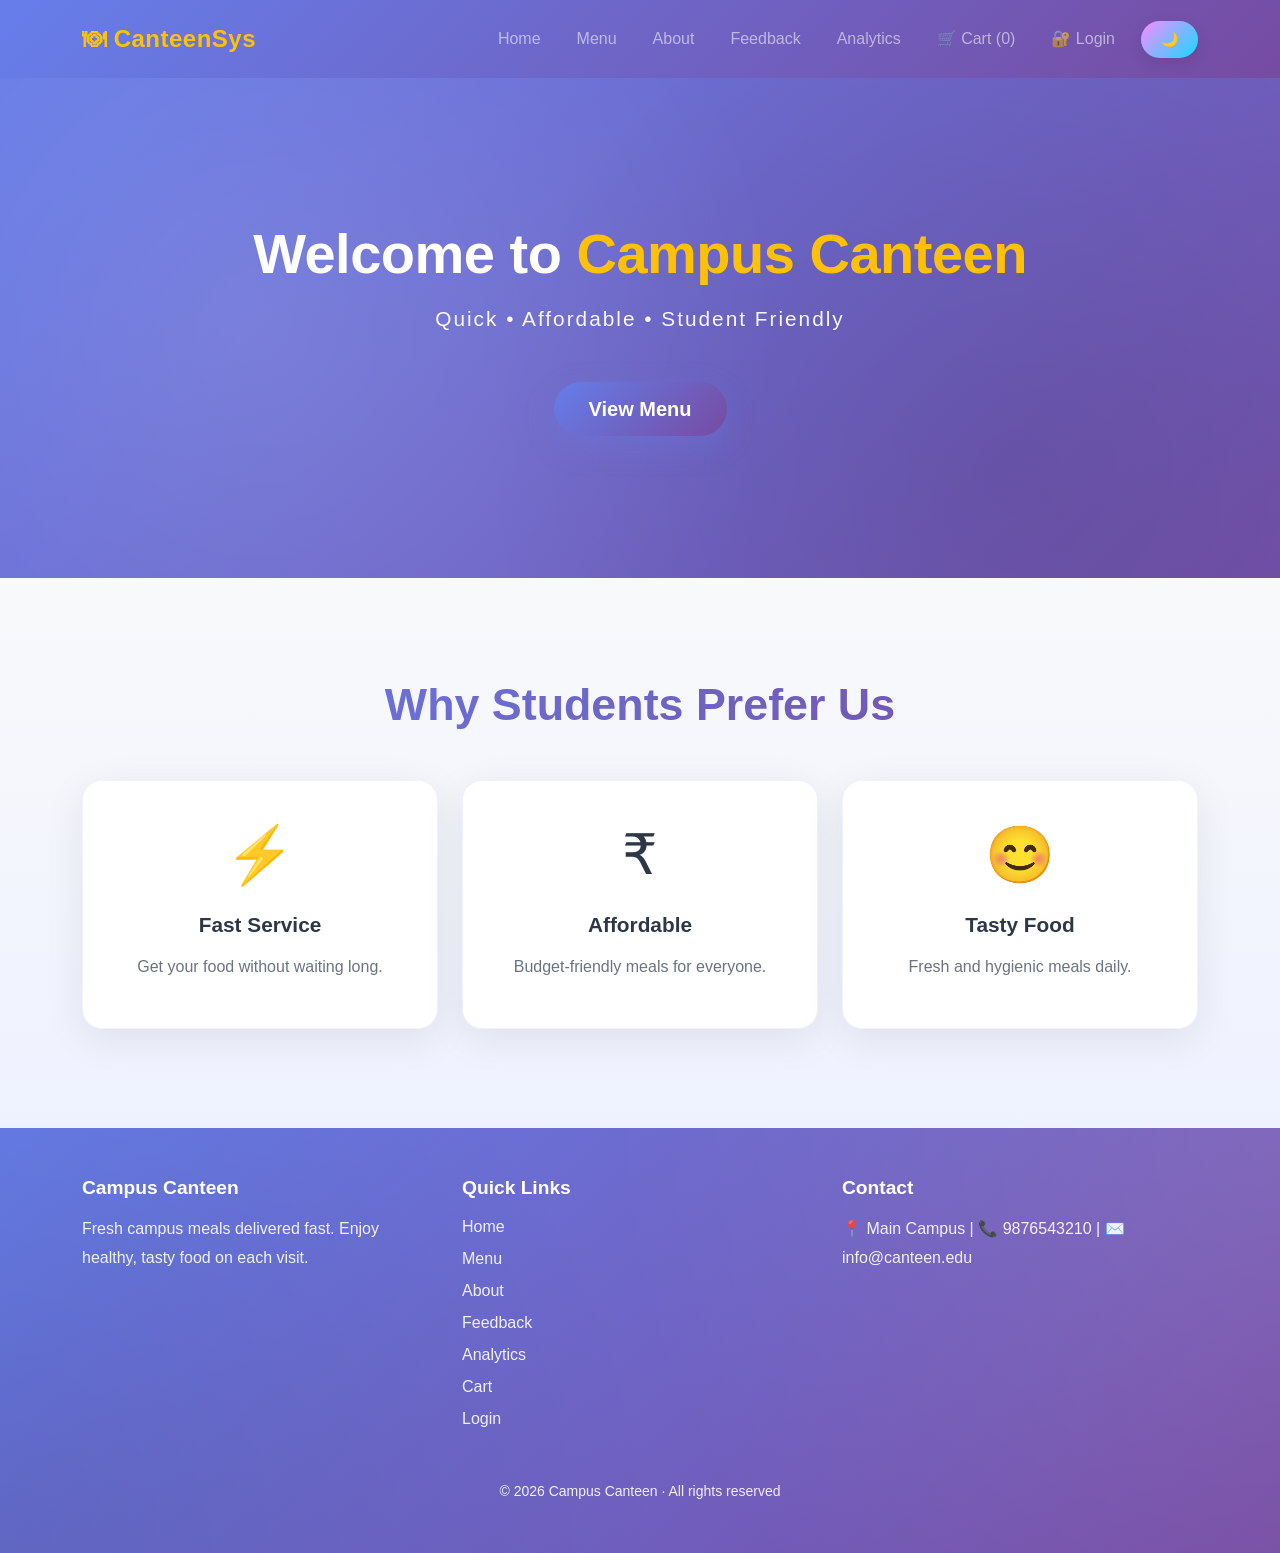
<file: index.html>
<!DOCTYPE html>
<html lang="en">
<head>
<meta charset="UTF-8">
<meta name="viewport" content="width=device-width, initial-scale=1.0">

<title>Campus Canteen</title>

<link href="https://cdn.jsdelivr.net/npm/bootstrap@5.3.0/dist/css/bootstrap.min.css" rel="stylesheet">

<link rel="icon" href="data:image/svg+xml,
<svg xmlns='http://www.w3.org/2000/svg' viewBox='0 0 100 100'>
<rect width='100' height='100' rx='18' fill='%231a1a2e'/>
<text x='50%' y='60%' font-size='58' text-anchor='middle' fill='%23f5a623'>🍱</text>
</svg>">

<!-- Keep menu.css for shared grid/cart styles if available -->
<link rel="stylesheet" href="menu.css">

</head>

<body>

<!-- NAVBAR -->
<nav class="navbar navbar-expand-lg navbar-dark bg-dark shadow">
  <div class="container">

    <!-- Logo -->
    <a class="navbar-brand fw-bold text-warning" href="index.html">
      🍽 CanteenSys
    </a>

    <!-- Mobile Toggle -->
    <button class="navbar-toggler" type="button" data-bs-toggle="collapse" data-bs-target="#navbarNav">
      <span class="navbar-toggler-icon"></span>
    </button>

    <!-- Links -->
    <div class="collapse navbar-collapse" id="navbarNav">
      <ul class="navbar-nav ms-auto align-items-center">

        <li class="nav-item">
          <a class="nav-link" href="index.html">Home</a>
        </li>

        <li class="nav-item">
          <a class="nav-link" href="menu.html">Menu</a>
        </li>

        <li class="nav-item">
          <a class="nav-link" href="about.html">About</a>
        </li>

        <li class="nav-item">
          <a class="nav-link" href="feedback.html">Feedback</a>
        </li>

        <li class="nav-item">
          <a class="nav-link" href="analytics.html">Analytics</a>
        </li>

        <li class="nav-item">
          <a class="nav-link" href="cart.html">
            🛒 Cart (<span id="cart-count">0</span>)
          </a>
        </li>

        <li class="nav-item">
          <a class="nav-link" href="auth.html">
            🔐 Login
          </a>
        </li>

        <!-- Theme Button -->
        <li class="nav-item ms-2">
          <button class="btn btn-warning btn-sm" onclick="toggleTheme()">
            🌙
          </button>
        </li>

      </ul>
    </div>

  </div>
</nav>

<!-- HERO -->
<section class="hero py-5">
  <div class="container">
    <h1 class="display-5 fw-bold">Welcome to <span class="text-warning">Campus Canteen</span></h1>
    <p class="lead mt-3">Quick • Affordable • Student Friendly</p>
    <a href="menu.html" class="btn btn-main btn-lg mt-3">View Menu</a>
  </div>
</section>

<!-- FEATURES (simple, clean) -->
<section class="features-section">
<div class="container text-center">
    <h2>Why Students Prefer Us</h2>

    <div class="row gy-4">
        <div class="col-md-4">
            <div class="feature-box">
                <div class="icon">⚡</div>
                <h5>Fast Service</h5>
                <p>Get your food without waiting long.</p>
            </div>
        </div>

        <div class="col-md-4">
            <div class="feature-box">
                <div class="icon">₹</div>
                <h5>Affordable</h5>
                <p>Budget-friendly meals for everyone.</p>
            </div>
        </div>

        <div class="col-md-4">
            <div class="feature-box">
                <div class="icon">😊</div>
                <h5>Tasty Food</h5>
                <p>Fresh and hygienic meals daily.</p>
            </div>
        </div>
    </div>
</div>
</section>

<!-- FOOTER -->
<footer class="site-footer py-5 text-white">
  <div class="container">
    <div class="row">
      <div class="col-md-4 mb-3">
        <h5>Campus Canteen</h5>
        <p>Fresh campus meals delivered fast. Enjoy healthy, tasty food on each visit.</p>
      </div>
      <div class="col-md-4 mb-3">
        <h5>Quick Links</h5>
        <ul class="list-unstyled">
          <li><a href="index.html">Home</a></li>
          <li><a href="menu.html">Menu</a></li>
          <li><a href="about.html">About</a></li>
          <li><a href="feedback.html">Feedback</a></li>
          <li><a href="analytics.html">Analytics</a></li>
          <li><a href="cart.html">Cart</a></li>
          <li><a href="auth.html">Login</a></li>
        </ul>
      </div>
      <div class="col-md-4 mb-3">
        <h5>Contact</h5>
        <p>📍 Main Campus | 📞 9876543210 | ✉️ info@canteen.edu</p>
      </div>
    </div>
    <div class="text-center mt-3">
      <small>© 2026 Campus Canteen · All rights reserved</small>
    </div>
  </div>
</footer>

<script src="https://cdn.jsdelivr.net/npm/bootstrap@5.3.3/dist/js/bootstrap.bundle.min.js"></script>
<script>
// 🔢 Update Cart Count
function updateCartCount() {
    let cartData = JSON.parse(localStorage.getItem("cart")) || [];
    document.querySelectorAll("#cart-count").forEach(el => {
        el.innerText = cartData.length;
    });
}

// 🌙 Theme Toggle + Save
function toggleTheme() {
    document.body.classList.toggle("dark");

    if (document.body.classList.contains("dark")) {
        localStorage.setItem("theme", "dark");
    } else {
        localStorage.setItem("theme", "light");
    }
}

// 🌙 Apply saved theme on load
function loadTheme() {
    let theme = localStorage.getItem("theme");

    if (theme === "dark") {
        document.body.classList.add("dark");
    }
}

// Run on load
updateCartCount();
loadTheme();
</script>

</body>
</html>
</file>
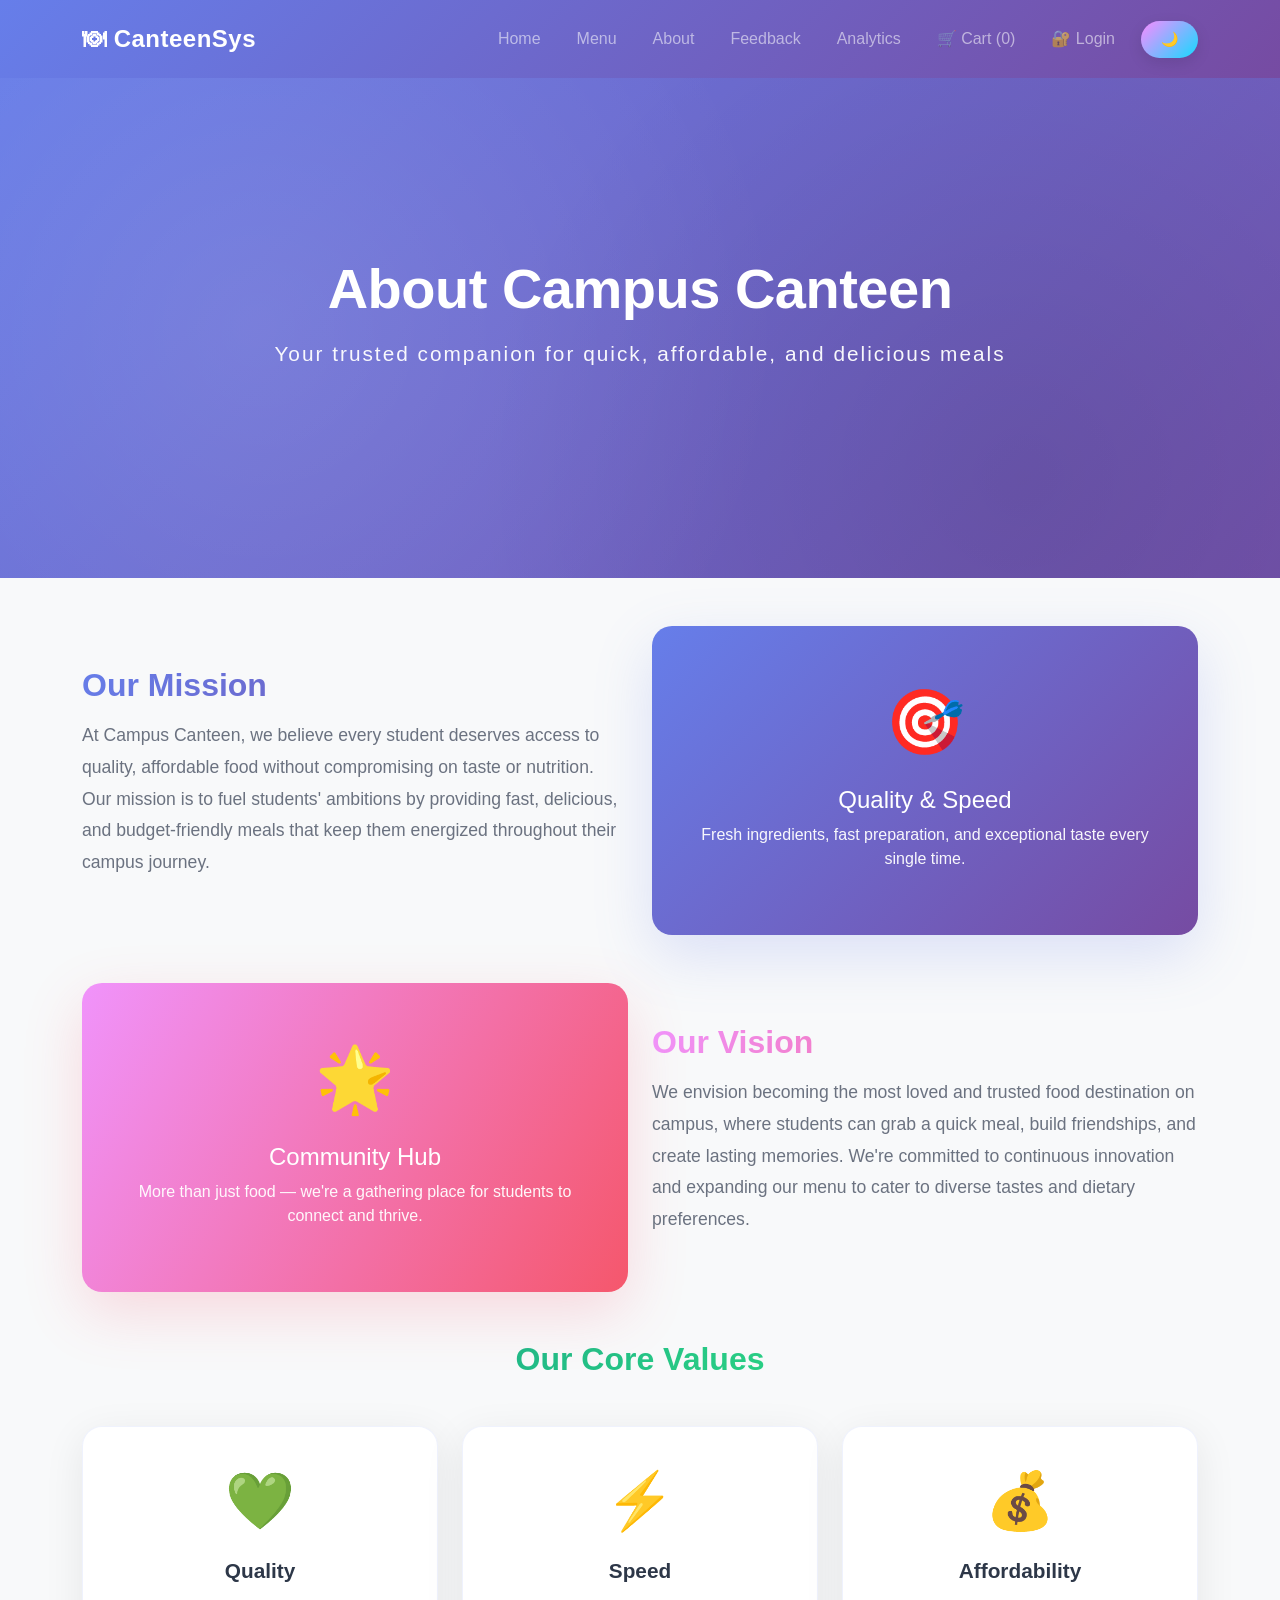
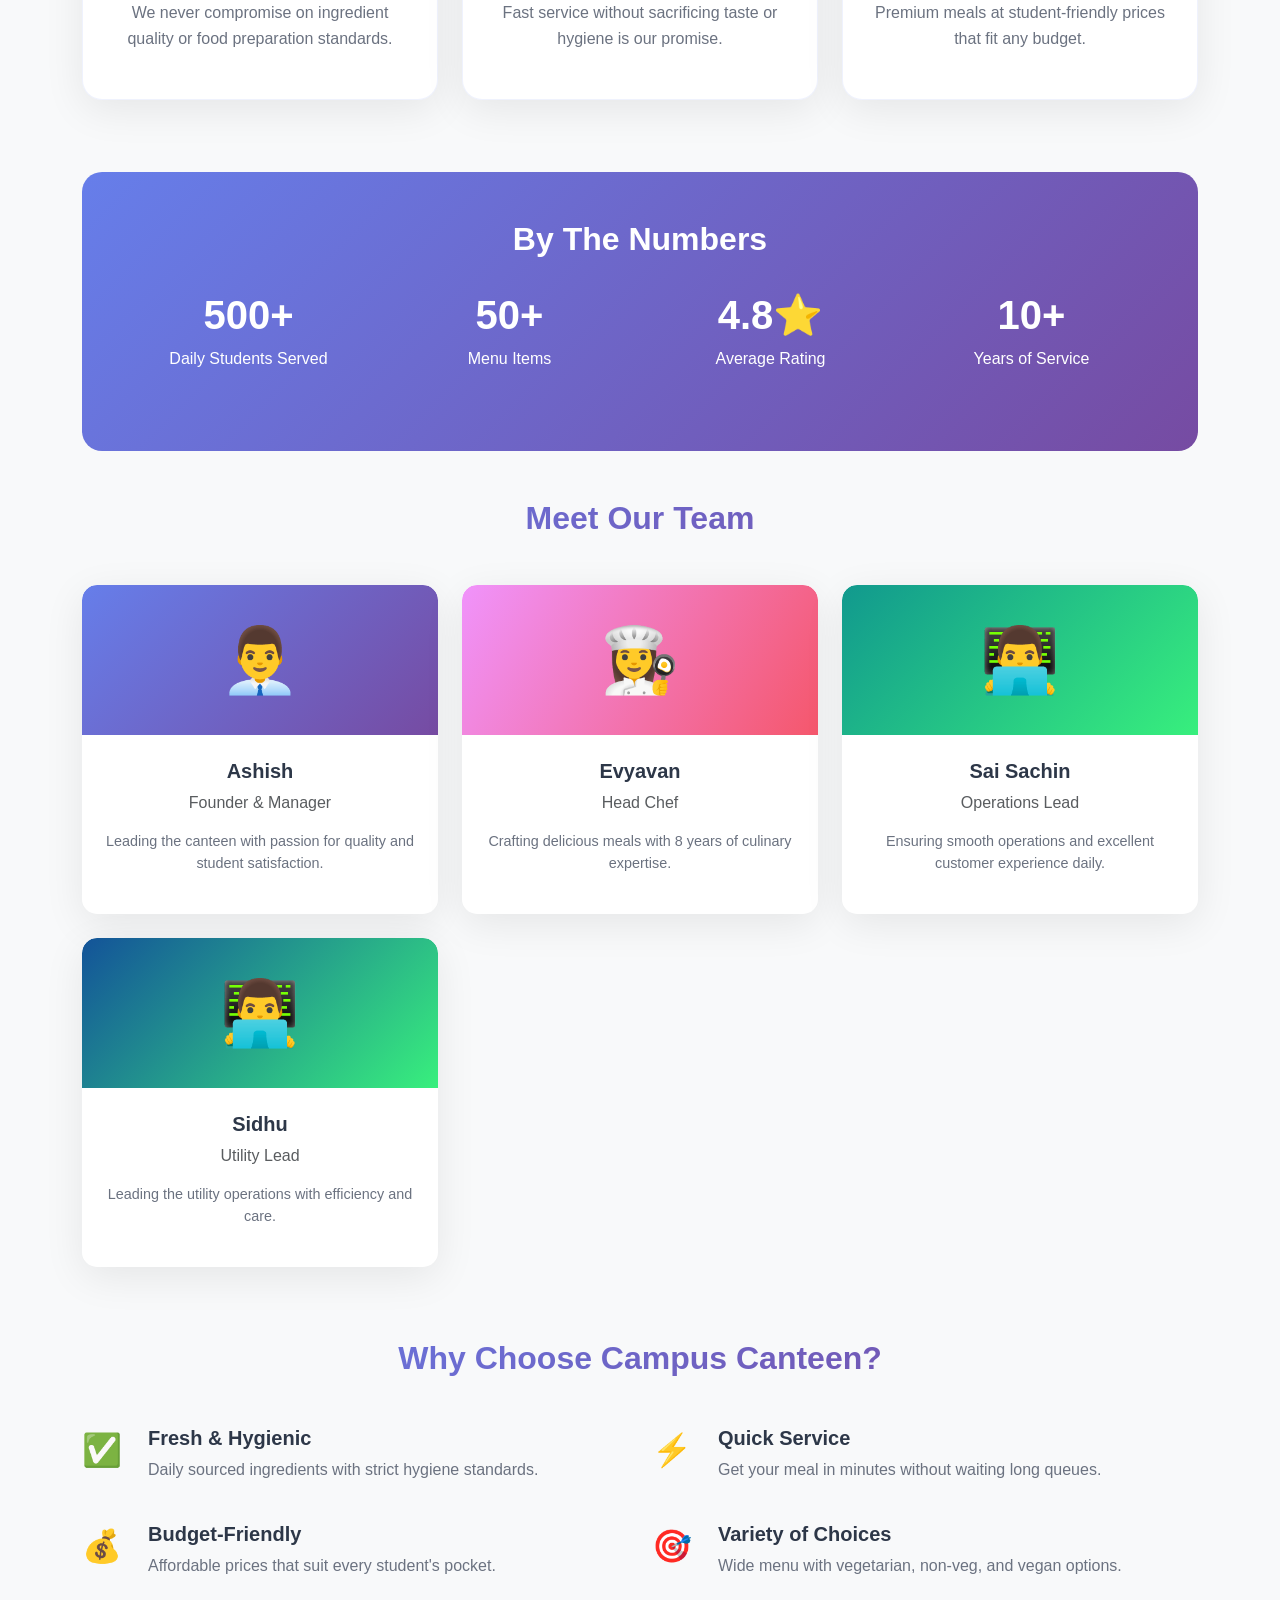
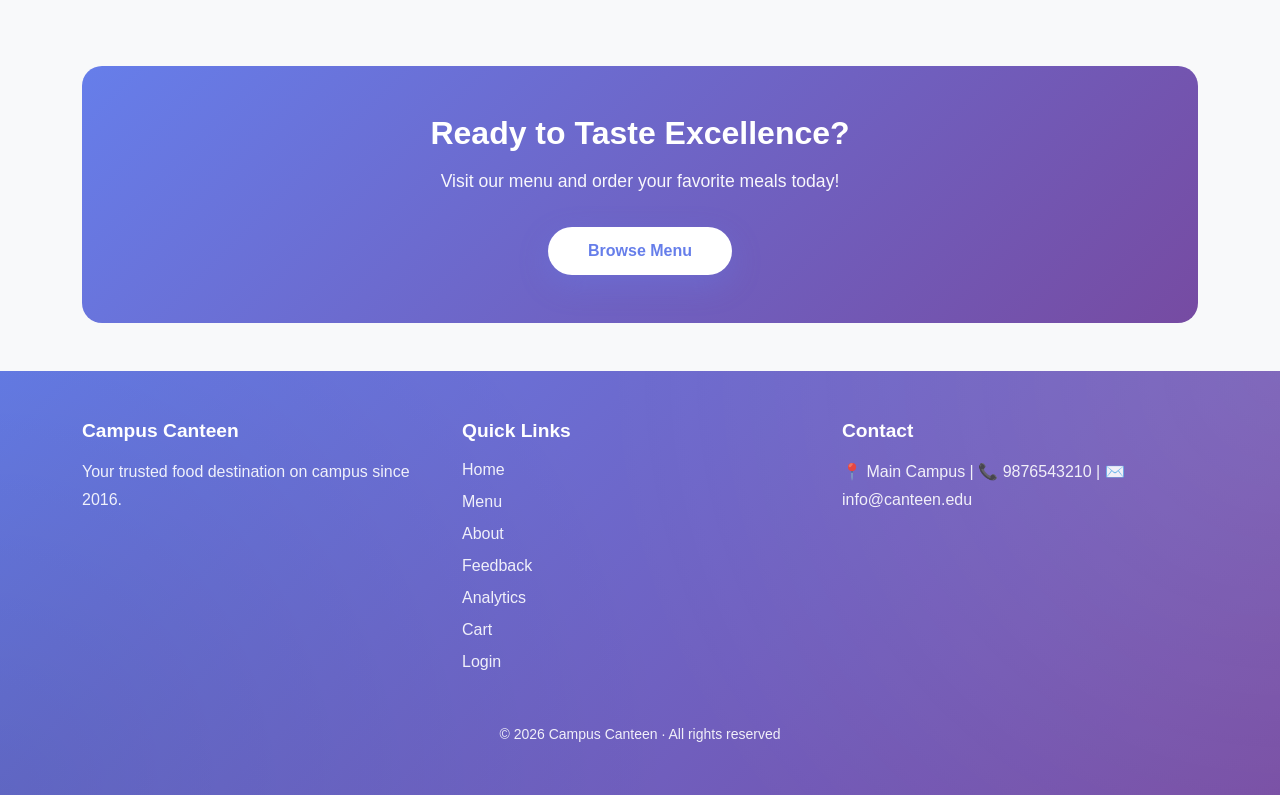
<file: about.html>
<!DOCTYPE html>
<html lang="en">
<head>
    <meta charset="UTF-8">
    <meta name="viewport" content="width=device-width, initial-scale=1.0">
    <title>About Us - Campus Canteen</title>

    <!-- Bootstrap -->
    <link href="https://cdn.jsdelivr.net/npm/bootstrap@5.3.0/dist/css/bootstrap.min.css" rel="stylesheet">

    <link rel="icon" href="data:image/svg+xml,
    <svg xmlns='http://www.w3.org/2000/svg' viewBox='0 0 100 100'>
    <rect width='100' height='100' rx='18' fill='%231a1a2e'/>
    <text x='50%' y='60%' font-size='58' text-anchor='middle' fill='%23f5a623'>🍱</text>
    </svg>">

    <link rel="stylesheet" href="menu.css">
</head>

<body>
    <!-- NAVBAR -->
    <nav class="navbar navbar-expand-lg navbar-dark shadow-lg">
        <div class="container">

            <!-- Logo -->
            <a class="navbar-brand fw-bold text-white" href="index.html">
                🍽 CanteenSys
            </a>

            <!-- Mobile Toggle -->
            <button class="navbar-toggler" type="button" data-bs-toggle="collapse" data-bs-target="#navbarNav">
                <span class="navbar-toggler-icon"></span>
            </button>

            <!-- Links -->
            <div class="collapse navbar-collapse" id="navbarNav">
                <ul class="navbar-nav ms-auto align-items-center">

                    <li class="nav-item">
                    <a class="nav-link" href="index.html">Home</a>
                    </li>

                    <li class="nav-item">
                    <a class="nav-link" href="menu.html">Menu</a>
                    </li>

                    <li class="nav-item">
                    <a class="nav-link" href="about.html">About</a>
                    </li>

                    <li class="nav-item">
                    <a class="nav-link" href="feedback.html">Feedback</a>
                    </li>

                    <li class="nav-item">
                    <a class="nav-link" href="analytics.html">Analytics</a>
                    </li>

                    <li class="nav-item">
                    <a class="nav-link" href="cart.html">
                    🛒 Cart (<span id="cart-count">0</span>)
                    </a>
                    </li>

                    <li class="nav-item">
                    <a class="nav-link" href="auth.html">
                    🔐 Login
                    </a>
                    </li>

                    <!-- Theme Button -->
                    <li class="nav-item ms-2">
                    <button class="btn btn-warning btn-sm" onclick="toggleTheme()">
                     🌙
                    </button>
                    </li>

                </ul>
            </div>

        </div>
    </nav>

    <!-- HERO SECTION -->
    <section class="hero py-5">
        <div class="container">
            <h1 class="display-4 fw-bold">About Campus Canteen</h1>
            <p class="lead mt-3">Your trusted companion for quick, affordable, and delicious meals</p>
        </div>
    </section>

    <!-- MAIN CONTENT -->
    <div class="container mt-5 mb-5">

        <!-- Mission Section -->
        <section class="mb-5">
            <div class="row align-items-center">
                <div class="col-md-6 mb-4 mb-md-0">
                    <h2 style="background: linear-gradient(135deg, #667eea 0%, #764ba2 100%); -webkit-background-clip: text; -webkit-text-fill-color: transparent; background-clip: text; font-weight: 700;">Our Mission</h2>
                    <p style="font-size: 1.1rem; line-height: 1.8; color: #6b7280; margin-top: 1rem;">
                        At Campus Canteen, we believe every student deserves access to quality, affordable food without compromising on taste or nutrition. Our mission is to fuel students' ambitions by providing fast, delicious, and budget-friendly meals that keep them energized throughout their campus journey.
                    </p>
                </div>
                <div class="col-md-6">
                    <div style="background: linear-gradient(135deg, #667eea 0%, #764ba2 100%); border-radius: 20px; padding: 3rem; color: white; text-align: center; box-shadow: 0 20px 60px rgba(102, 126, 234, 0.2);">
                        <div style="font-size: 4rem; margin-bottom: 1rem;">🎯</div>
                        <h4>Quality & Speed</h4>
                        <p style="opacity: 0.95;">Fresh ingredients, fast preparation, and exceptional taste every single time.</p>
                    </div>
                </div>
            </div>
        </section>

        <!-- Vision Section -->
        <section class="mb-5">
            <div class="row align-items-center flex-row-reverse">
                <div class="col-md-6 mb-4 mb-md-0">
                    <h2 style="background: linear-gradient(120deg, #f093fb 0%, #f5576c 100%); -webkit-background-clip: text; -webkit-text-fill-color: transparent; background-clip: text; font-weight: 700;">Our Vision</h2>
                    <p style="font-size: 1.1rem; line-height: 1.8; color: #6b7280; margin-top: 1rem;">
                        We envision becoming the most loved and trusted food destination on campus, where students can grab a quick meal, build friendships, and create lasting memories. We're committed to continuous innovation and expanding our menu to cater to diverse tastes and dietary preferences.
                    </p>
                </div>
                <div class="col-md-6">
                    <div style="background: linear-gradient(120deg, #f093fb 0%, #f5576c 100%); border-radius: 20px; padding: 3rem; color: white; text-align: center; box-shadow: 0 20px 60px rgba(245, 87, 108, 0.2);">
                        <div style="font-size: 4rem; margin-bottom: 1rem;">🌟</div>
                        <h4>Community Hub</h4>
                        <p style="opacity: 0.95;">More than just food — we're a gathering place for students to connect and thrive.</p>
                    </div>
                </div>
            </div>
        </section>

        <!-- Values Section -->
        <section class="mb-5">
            <h2 style="text-align: center; background: linear-gradient(135deg, #11998e 0%, #38ef7d 100%); -webkit-background-clip: text; -webkit-text-fill-color: transparent; background-clip: text; font-weight: 700; margin-bottom: 3rem;">Our Core Values</h2>
            <div class="row">
                <div class="col-md-4 mb-4">
                    <div class="feature-box">
                        <div class="icon">💚</div>
                        <h5>Quality</h5>
                        <p>We never compromise on ingredient quality or food preparation standards.</p>
                    </div>
                </div>
                <div class="col-md-4 mb-4">
                    <div class="feature-box">
                        <div class="icon">⚡</div>
                        <h5>Speed</h5>
                        <p>Fast service without sacrificing taste or hygiene is our promise.</p>
                    </div>
                </div>
                <div class="col-md-4 mb-4">
                    <div class="feature-box">
                        <div class="icon">💰</div>
                        <h5>Affordability</h5>
                        <p>Premium meals at student-friendly prices that fit any budget.</p>
                    </div>
                </div>
            </div>
        </section>

        <!-- Stats Section -->
        <section class="mb-5" style="background: linear-gradient(135deg, #667eea 0%, #764ba2 100%); border-radius: 20px; padding: 3rem; color: white; text-align: center;">
            <h2 style="color: white; font-weight: 700; margin-bottom: 2rem;">By The Numbers</h2>
            <div class="row">
                <div class="col-md-3 col-sm-6 mb-3">
                    <h3 style="font-size: 2.5rem; font-weight: 700;">500+</h3>
                    <p>Daily Students Served</p>
                </div>
                <div class="col-md-3 col-sm-6 mb-3">
                    <h3 style="font-size: 2.5rem; font-weight: 700;">50+</h3>
                    <p>Menu Items</p>
                </div>
                <div class="col-md-3 col-sm-6 mb-3">
                    <h3 style="font-size: 2.5rem; font-weight: 700;">4.8⭐</h3>
                    <p>Average Rating</p>
                </div>
                <div class="col-md-3 col-sm-6 mb-3">
                    <h3 style="font-size: 2.5rem; font-weight: 700;">10+</h3>
                    <p>Years of Service</p>
                </div>
            </div>
        </section>

        <!-- Team Section -->
        <section class="mb-5">
            <h2 style="text-align: center; background: linear-gradient(135deg, #667eea 0%, #764ba2 100%); -webkit-background-clip: text; -webkit-text-fill-color: transparent; background-clip: text; font-weight: 700; margin-bottom: 3rem;">Meet Our Team</h2>
            <div class="row">
                <div class="col-md-4 mb-4">
                    <div class="card" style="border: none; text-align: center;">
                        <div style="background: linear-gradient(135deg, #667eea 0%, #764ba2 100%); height: 150px; border-radius: 15px 15px 0 0; display: flex; align-items: center; justify-content: center; font-size: 4rem;">👨‍💼</div>
                        <div class="card-body">
                            <h5 class="card-title">Ashish</h5>
                            <p class="text-muted">Founder & Manager</p>
                            <p style="font-size: 0.9rem; color: #6b7280;">Leading the canteen with passion for quality and student satisfaction.</p>
                        </div>
                    </div>
                </div>
                <div class="col-md-4 mb-4">
                    <div class="card" style="border: none; text-align: center;">
                        <div style="background: linear-gradient(120deg, #f093fb 0%, #f5576c 100%); height: 150px; border-radius: 15px 15px 0 0; display: flex; align-items: center; justify-content: center; font-size: 4rem;">👩‍🍳</div>
                        <div class="card-body">
                            <h5 class="card-title">Evyavan</h5>
                            <p class="text-muted">Head Chef</p>
                            <p style="font-size: 0.9rem; color: #6b7280;">Crafting delicious meals with 8 years of culinary expertise.</p>
                        </div>
                    </div>
                </div>
                <div class="col-md-4 mb-4">
                    <div class="card" style="border: none; text-align: center;">
                        <div style="background: linear-gradient(135deg, #11998e 0%, #38ef7d 100%); height: 150px; border-radius: 15px 15px 0 0; display: flex; align-items: center; justify-content: center; font-size: 4rem;">👨‍💻</div>
                        <div class="card-body">
                            <h5 class="card-title">Sai Sachin</h5>
                            <p class="text-muted">Operations Lead</p>
                            <p style="font-size: 0.9rem; color: #6b7280;">Ensuring smooth operations and excellent customer experience daily.</p>
                        </div>
                    </div>
                </div>
                <div class="col-md-4 mb-4">
                    <div class="card" style="border: none; text-align: center;">
                        <div style="background: linear-gradient(135deg, #135399 0%, #38ef7d 100%); height: 150px; border-radius: 15px 15px 0 0; display: flex; align-items: center; justify-content: center; font-size: 4rem;">👨‍💻</div>
                        <div class="card-body">
                            <h5 class="card-title">Sidhu</h5>
                            <p class="text-muted">Utility Lead</p>
                            <p style="font-size: 0.9rem; color: #6b7280;">Leading the utility operations with efficiency and care.</p>
                        </div>
                    </div>
                </div>
            </div>
        </section>

        <!-- Why Choose Us -->
        <section class="mb-5">
            <h2 style="text-align: center; background: linear-gradient(135deg, #667eea 0%, #764ba2 100%); -webkit-background-clip: text; -webkit-text-fill-color: transparent; background-clip: text; font-weight: 700; margin-bottom: 3rem;">Why Choose Campus Canteen?</h2>
            <div class="row">
                <div class="col-md-6 mb-4">
                    <div style="display: flex; gap: 1rem; align-items: flex-start;">
                        <div style="font-size: 2rem; min-width: 50px;">✅</div>
                        <div>
                            <h5 style="font-weight: 600;">Fresh & Hygienic</h5>
                            <p style="color: #6b7280;">Daily sourced ingredients with strict hygiene standards.</p>
                        </div>
                    </div>
                </div>
                <div class="col-md-6 mb-4">
                    <div style="display: flex; gap: 1rem; align-items: flex-start;">
                        <div style="font-size: 2rem; min-width: 50px;">⚡</div>
                        <div>
                            <h5 style="font-weight: 600;">Quick Service</h5>
                            <p style="color: #6b7280;">Get your meal in minutes without waiting long queues.</p>
                        </div>
                    </div>
                </div>
                <div class="col-md-6 mb-4">
                    <div style="display: flex; gap: 1rem; align-items: flex-start;">
                        <div style="font-size: 2rem; min-width: 50px;">💰</div>
                        <div>
                            <h5 style="font-weight: 600;">Budget-Friendly</h5>
                            <p style="color: #6b7280;">Affordable prices that suit every student's pocket.</p>
                        </div>
                    </div>
                </div>
                <div class="col-md-6 mb-4">
                    <div style="display: flex; gap: 1rem; align-items: flex-start;">
                        <div style="font-size: 2rem; min-width: 50px;">🎯</div>
                        <div>
                            <h5 style="font-weight: 600;">Variety of Choices</h5>
                            <p style="color: #6b7280;">Wide menu with vegetarian, non-veg, and vegan options.</p>
                        </div>
                    </div>
                </div>
            </div>
        </section>

        <!-- CTA Section -->
        <section style="background: linear-gradient(135deg, #667eea 0%, #764ba2 100%); border-radius: 20px; padding: 3rem; text-align: center; color: white; margin-bottom: 3rem;">
            <h2 style="color: white; font-weight: 700; margin-bottom: 1rem;">Ready to Taste Excellence?</h2>
            <p style="font-size: 1.1rem; opacity: 0.95; margin-bottom: 2rem;">Visit our menu and order your favorite meals today!</p>
            <a href="menu.html" class="btn btn-main" style="background: white; color: #667eea; font-weight: 600; padding: 12px 40px;">Browse Menu</a>
        </section>

    </div>

    <!-- FOOTER -->
    <footer class="site-footer py-5 text-white">
        <div class="container">
            <div class="row">
                <div class="col-md-4 mb-3">
                    <h5>Campus Canteen</h5>
                    <p>Your trusted food destination on campus since 2016.</p>
                </div>
                <div class="col-md-4 mb-3">
                    <h5>Quick Links</h5>
                    <ul class="list-unstyled">
                        <li><a href="index.html">Home</a></li>
                        <li><a href="menu.html">Menu</a></li>
                        <li><a href="about.html">About</a></li>
                        <li><a href="feedback.html">Feedback</a></li>
                        <li><a href="analytics.html">Analytics</a></li>
                        <li><a href="cart.html">Cart</a></li>
          <li><a href="auth.html">Login</a></li>
                    </ul>
                </div>
                <div class="col-md-4 mb-3">
                    <h5>Contact</h5>
                    <p>📍 Main Campus | 📞 9876543210 | ✉️ info@canteen.edu</p>
                </div>
            </div>
            <div class="text-center mt-3">
                <small>© 2026 Campus Canteen · All rights reserved</small>
            </div>
        </div>
    </footer>

    <script src="https://cdn.jsdelivr.net/npm/bootstrap@5.3.0/dist/js/bootstrap.bundle.min.js"></script>
    <script>
        // 🔢 Update Cart Count
        function updateCartCount() {
            let cartData = JSON.parse(localStorage.getItem("cart")) || [];
            document.querySelectorAll("#cart-count").forEach(el => {
                el.innerText = cartData.length;
            });
        }

        // 🌙 Theme Toggle + Save
        function toggleTheme() {
            document.body.classList.toggle("dark");

            if (document.body.classList.contains("dark")) {
                localStorage.setItem("theme", "dark");
            } else {
                localStorage.setItem("theme", "light");
            }
        }

        // 🌙 Apply saved theme on load
        function loadTheme() {
            let theme = localStorage.getItem("theme");

            if (theme === "dark") {
                document.body.classList.add("dark");
            }
        }

        // Run on load
        updateCartCount();
        loadTheme();
    </script>
</body>
</html>
</file>
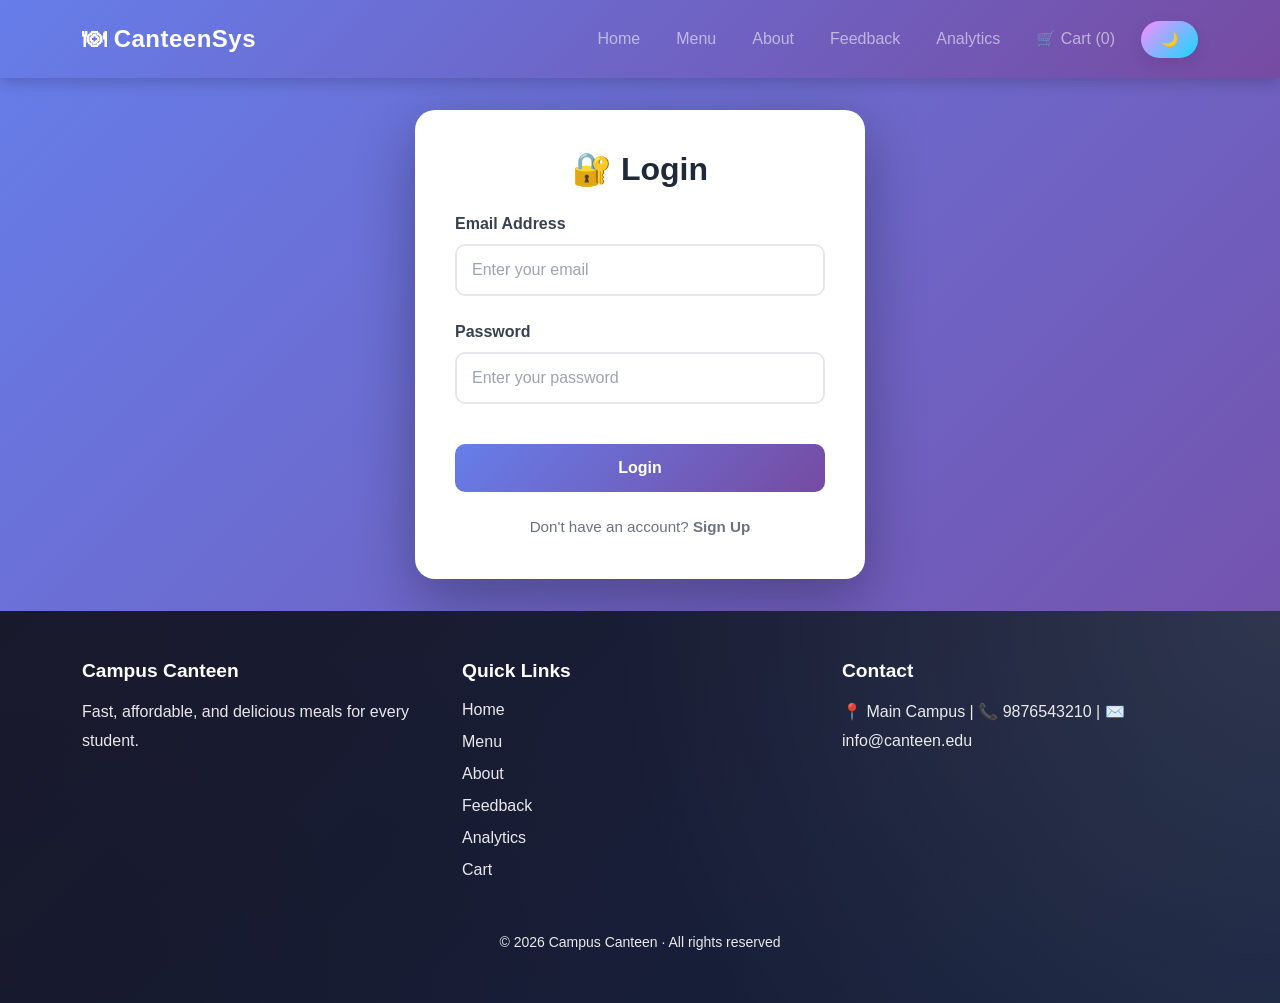
<file: auth.html>
<!DOCTYPE html>
<html lang="en">
<head>
    <meta charset="UTF-8">
    <meta name="viewport" content="width=device-width, initial-scale=1.0">
    <title>Login | Campus Canteen</title>

    <!-- Bootstrap -->
    <link href="https://cdn.jsdelivr.net/npm/bootstrap@5.3.0/dist/css/bootstrap.min.css" rel="stylesheet">

    <link rel="icon" href="data:image/svg+xml,
    <svg xmlns='http://www.w3.org/2000/svg' viewBox='0 0 100 100'>
    <rect width='100' height='100' rx='18' fill='%231a1a2e'/>
    <text x='50%' y='60%' font-size='58' text-anchor='middle' fill='%23f5a623'>🍱</text>
    </svg>">

    <link rel="stylesheet" href="menu.css">

    <style>
        body {
            background: linear-gradient(135deg, #667eea 0%, #764ba2 100%);
            min-height: 100vh;
            display: flex;
            flex-direction: column;
        }

        .auth-container {
            flex: 1;
            display: flex;
            align-items: center;
            justify-content: center;
            padding: 2rem;
        }

        .auth-card {
            background: white;
            border-radius: 20px;
            box-shadow: 0 20px 60px rgba(0, 0, 0, 0.3);
            padding: 2.5rem;
            max-width: 450px;
            width: 100%;
            animation: slideUp 0.5s ease-out;
        }

        .auth-card h2 {
            font-weight: 700;
            color: #1f2937;
            margin-bottom: 1.5rem;
            text-align: center;
            font-size: clamp(1.5rem, 5vw, 2rem);
        }

        .form-group {
            margin-bottom: 1.5rem;
        }

        .form-group label {
            font-weight: 600;
            color: #374151;
            margin-bottom: 0.5rem;
            display: block;
        }

        .form-group input {
            width: 100%;
            padding: 12px 15px;
            border: 2px solid #e5e7eb;
            border-radius: 10px;
            font-size: 1rem;
            transition: all 0.3s ease;
            box-sizing: border-box;
        }

        .form-group input:focus {
            outline: none;
            border-color: #667eea;
            box-shadow: 0 0 0 3px rgba(102, 126, 234, 0.1);
        }

        .form-group input::placeholder {
            color: #9ca3af;
        }

        .btn-auth {
            width: 100%;
            padding: 12px;
            border: none;
            border-radius: 10px;
            font-weight: 700;
            font-size: 1rem;
            cursor: pointer;
            transition: all 0.3s ease;
            background: linear-gradient(135deg, #667eea 0%, #764ba2 100%);
            color: white;
            margin-top: 1rem;
        }

        .btn-auth:hover {
            transform: translateY(-2px);
            box-shadow: 0 10px 25px rgba(102, 126, 234, 0.3);
        }

        .toggle-auth {
            text-align: center;
            margin-top: 1.5rem;
            color: #6b7280;
            font-size: 0.95rem;
        }

        .toggle-auth a {
            color: #667eea;
            text-decoration: none;
            font-weight: 600;
            cursor: pointer;
        }

        .toggle-auth a:hover {
            text-decoration: underline;
        }

        .form-section {
            display: none;
        }

        .form-section.active {
            display: block;
            animation: fadeIn 0.4s ease-out;
        }

        @keyframes slideUp {
            from {
                transform: translateY(30px);
                opacity: 0;
            }
            to {
                transform: translateY(0);
                opacity: 1;
            }
        }

        @keyframes fadeIn {
            from {
                opacity: 0;
            }
            to {
                opacity: 1;
            }
        }

        .error-message {
            color: #ef4444;
            font-size: 0.9rem;
            margin-top: 0.5rem;
            display: none;
        }

        .success-message {
            background: #d1fae5;
            color: #065f46;
            padding: 1rem;
            border-radius: 10px;
            margin-bottom: 1.5rem;
            text-align: center;
            display: none;
            animation: slideUp 0.4s ease-out;
        }

        .navbar {
            background: linear-gradient(135deg, #667eea 0%, #764ba2 100%) !important;
            box-shadow: 0 4px 15px rgba(0, 0, 0, 0.2) !important;
        }

        .site-footer {
            background: linear-gradient(135deg, #1a1a2e 0%, #16213e 100%);
            margin-top: auto;
        }

        .dark .auth-card {
            background: #1f2937;
            color: white;
        }

        .dark .auth-card h2 {
            color: white;
        }

        .dark .form-group label {
            color: #e5e7eb;
        }

        .dark .form-group input {
            background: #374151;
            border-color: #4b5563;
            color: white;
        }

        .dark .form-group input::placeholder {
            color: #9ca3af;
        }

        .dark .form-group input:focus {
            border-color: #667eea;
        }

        .dark .toggle-auth {
            color: #d1d5db;
        }

        @media (max-width: 576px) {
            .auth-card {
                padding: 1.5rem;
            }

            .auth-card h2 {
                margin-bottom: 1rem;
            }

            .form-group {
                margin-bottom: 1rem;
            }
        }
    </style>
</head>

<body>

    <!-- NAVBAR -->
    <nav class="navbar navbar-expand-lg navbar-dark shadow-lg">
        <div class="container">
            <a class="navbar-brand fw-bold text-white" href="index.html">
                🍽 CanteenSys
            </a>
            <button class="navbar-toggler" type="button" data-bs-toggle="collapse" data-bs-target="#navbarNav">
                <span class="navbar-toggler-icon"></span>
            </button>
            <div class="collapse navbar-collapse" id="navbarNav">
                <ul class="navbar-nav ms-auto align-items-center">
                    <li class="nav-item">
                        <a class="nav-link" href="index.html">Home</a>
                    </li>
                    <li class="nav-item">
                        <a class="nav-link" href="menu.html">Menu</a>
                    </li>
                    <li class="nav-item">
                        <a class="nav-link" href="about.html">About</a>
                    </li>
                    <li class="nav-item">
                        <a class="nav-link" href="feedback.html">Feedback</a>
                    </li>
                    <li class="nav-item">
                        <a class="nav-link" href="analytics.html">Analytics</a>
                    </li>
                    <li class="nav-item">
                        <a class="nav-link" href="cart.html">
                            🛒 Cart (<span id="cart-count">0</span>)
                        </a>
                    </li>
                    <li class="nav-item ms-2">
                        <button class="btn btn-warning btn-sm" onclick="toggleTheme()">
                            🌙
                        </button>
                    </li>
                </ul>
            </div>
        </div>
    </nav>

    <!-- AUTH CONTAINER -->
    <div class="auth-container">
        <div class="auth-card">
            <!-- SUCCESS MESSAGE -->
            <div class="success-message" id="successMessage">
                ✓ Account created successfully! You can now login.
            </div>

            <!-- LOGIN FORM -->
            <form id="loginForm" class="form-section active">
                <h2>🔐 Login</h2>
                
                <div class="form-group">
                    <label for="loginEmail">Email Address</label>
                    <input type="email" id="loginEmail" placeholder="Enter your email" required>
                    <div class="error-message" id="loginEmailError"></div>
                </div>

                <div class="form-group">
                    <label for="loginPassword">Password</label>
                    <input type="password" id="loginPassword" placeholder="Enter your password" required>
                    <div class="error-message" id="loginPasswordError"></div>
                </div>

                <button type="button" class="btn-auth" onclick="handleLogin()">Login</button>

                <div class="toggle-auth">
                    Don't have an account? <a onclick="toggleForm()">Sign Up</a>
                </div>
            </form>

            <!-- SIGNUP FORM -->
            <form id="signupForm" class="form-section">
                <h2>📝 Sign Up</h2>

                <div class="form-group">
                    <label for="signupName">Full Name</label>
                    <input type="text" id="signupName" placeholder="Enter your full name" required>
                    <div class="error-message" id="signupNameError"></div>
                </div>

                <div class="form-group">
                    <label for="signupEmail">Email Address</label>
                    <input type="email" id="signupEmail" placeholder="Enter your email" required>
                    <div class="error-message" id="signupEmailError"></div>
                </div>

                <div class="form-group">
                    <label for="signupPhone">Phone Number</label>
                    <input type="tel" id="signupPhone" placeholder="Enter your phone number" required>
                    <div class="error-message" id="signupPhoneError"></div>
                </div>

                <div class="form-group">
                    <label for="signupPassword">Password</label>
                    <input type="password" id="signupPassword" placeholder="Create a strong password" required>
                    <div class="error-message" id="signupPasswordError"></div>
                </div>

                <div class="form-group">
                    <label for="signupConfirmPassword">Confirm Password</label>
                    <input type="password" id="signupConfirmPassword" placeholder="Re-enter your password" required>
                    <div class="error-message" id="signupConfirmPasswordError"></div>
                </div>

                <button type="button" class="btn-auth" onclick="handleSignup()">Sign Up</button>

                <div class="toggle-auth">
                    Already have an account? <a onclick="toggleForm()">Login</a>
                </div>
            </form>
        </div>
    </div>

    <!-- FOOTER -->
    <footer class="site-footer py-5 text-white">
        <div class="container">
            <div class="row">
                <div class="col-md-4 mb-3">
                    <h5>Campus Canteen</h5>
                    <p>Fast, affordable, and delicious meals for every student.</p>
                </div>
                <div class="col-md-4 mb-3">
                    <h5>Quick Links</h5>
                    <ul class="list-unstyled">
                        <li><a href="index.html">Home</a></li>
                        <li><a href="menu.html">Menu</a></li>
                        <li><a href="about.html">About</a></li>
                        <li><a href="feedback.html">Feedback</a></li>
                        <li><a href="analytics.html">Analytics</a></li>
                        <li><a href="cart.html">Cart</a></li>
                    </ul>
                </div>
                <div class="col-md-4 mb-3">
                    <h5>Contact</h5>
                    <p>📍 Main Campus | 📞 9876543210 | ✉️ info@canteen.edu</p>
                </div>
            </div>
            <div class="text-center mt-3">
                <small>© 2026 Campus Canteen · All rights reserved</small>
            </div>
        </div>
    </footer>

    <script src="https://cdn.jsdelivr.net/npm/bootstrap@5.3.0/dist/js/bootstrap.bundle.min.js"></script>
    <script>
        // 🌙 Theme Toggle
        function toggleTheme() {
            document.body.classList.toggle("dark");
            if (document.body.classList.contains("dark")) {
                localStorage.setItem("theme", "dark");
            } else {
                localStorage.setItem("theme", "light");
            }
        }

        // 🌙 Load saved theme
        function loadTheme() {
            let theme = localStorage.getItem("theme");
            if (theme === "dark") {
                document.body.classList.add("dark");
            }
        }

        // 🔄 Update Cart Count
        function updateCartCount() {
            let cartData = JSON.parse(localStorage.getItem("cart")) || [];
            document.querySelectorAll("#cart-count").forEach(el => {
                el.innerText = cartData.length;
            });
        }

        // 🔀 Toggle between Login and Signup
        function toggleForm() {
            document.getElementById("loginForm").classList.toggle("active");
            document.getElementById("signupForm").classList.toggle("active");
            clearAllErrors();
        }

        // ❌ Clear all error messages
        function clearAllErrors() {
            document.querySelectorAll(".error-message").forEach(el => {
                el.style.display = "none";
                el.textContent = "";
            });
        }

        // ✅ Show error message
        function showError(fieldId, message) {
            const errorEl = document.getElementById(fieldId + "Error");
            if (errorEl) {
                errorEl.textContent = message;
                errorEl.style.display = "block";
            }
        }

        // 📝 Handle Signup
        function handleSignup() {
            clearAllErrors();

            const name = document.getElementById("signupName").value.trim();
            const email = document.getElementById("signupEmail").value.trim();
            const phone = document.getElementById("signupPhone").value.trim();
            const password = document.getElementById("signupPassword").value;
            const confirmPassword = document.getElementById("signupConfirmPassword").value;

            let isValid = true;

            // Validation
            if (!name || name.length < 3) {
                showError("signupName", "Name must be at least 3 characters long");
                isValid = false;
            }

            if (!email || !email.includes("@")) {
                showError("signupEmail", "Please enter a valid email address");
                isValid = false;
            }

            if (!phone || phone.length < 10) {
                showError("signupPhone", "Please enter a valid phone number");
                isValid = false;
            }

            if (!password || password.length < 6) {
                showError("signupPassword", "Password must be at least 6 characters long");
                isValid = false;
            }

            if (password !== confirmPassword) {
                showError("signupConfirmPassword", "Passwords do not match");
                isValid = false;
            }

            if (!isValid) return;

            // Check if user already exists
            let users = JSON.parse(localStorage.getItem("users")) || [];
            if (users.find(u => u.email === email)) {
                showError("signupEmail", "This email is already registered");
                return;
            }

            // Save new user
            users.push({
                id: Date.now(),
                name: name,
                email: email,
                phone: phone,
                password: password, // Note: In production, use proper encryption
                createdAt: new Date().toISOString()
            });

            localStorage.setItem("users", JSON.stringify(users));

            // Show success message and switch to login
            document.getElementById("successMessage").style.display = "block";
            setTimeout(() => {
                document.getElementById("signupForm").classList.remove("active");
                document.getElementById("loginForm").classList.add("active");
                document.getElementById("successMessage").style.display = "none";
                document.getElementById("loginEmail").value = email;
                document.getElementById("loginPassword").value = "";
            }, 2000);
        }

        // 🔐 Handle Login
        function handleLogin() {
            clearAllErrors();

            const email = document.getElementById("loginEmail").value.trim();
            const password = document.getElementById("loginPassword").value;

            if (!email || !email.includes("@")) {
                showError("loginEmail", "Please enter a valid email address");
                return;
            }

            if (!password || password.length < 6) {
                showError("loginPassword", "Please enter your password");
                return;
            }

            // Find user
            let users = JSON.parse(localStorage.getItem("users")) || [];
            let user = users.find(u => u.email === email && u.password === password);

            if (!user) {
                showError("loginPassword", "Invalid email or password");
                return;
            }

            // Save logged-in user
            localStorage.setItem("currentUser", JSON.stringify(user));

            // Show success and redirect
            alert("✓ Login successful! Welcome, " + user.name);
            window.location.href = "menu.html";
        }

        // Initialize on page load
        updateCartCount();
        loadTheme();
    </script>
</body>

</html>
</file>
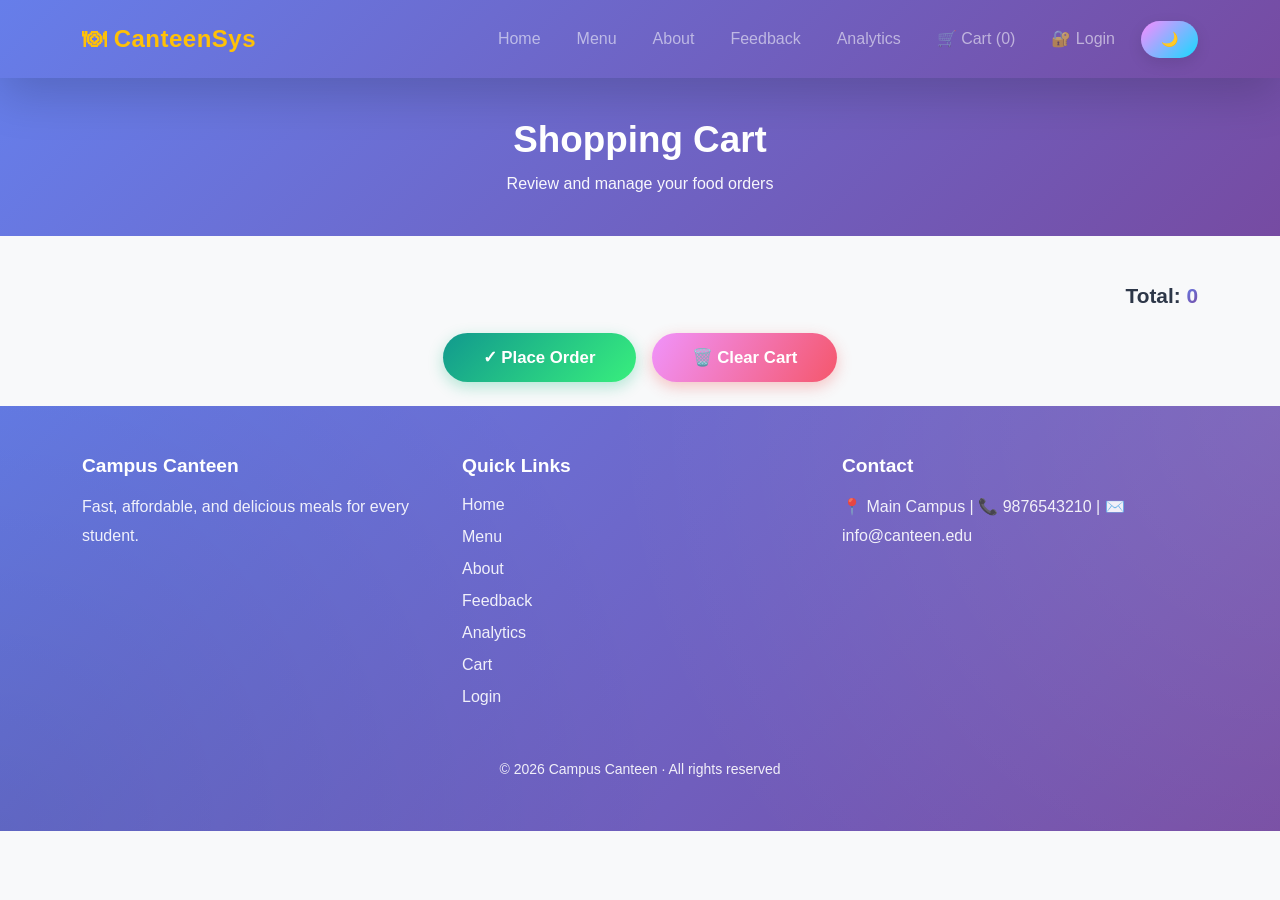
<file: cart.html>
<!DOCTYPE html>
<html lang="en">
<head>
    <meta charset="UTF-8">
    <title>Cart</title>

    <link href="https://cdn.jsdelivr.net/npm/bootstrap@5.3.0/dist/css/bootstrap.min.css" rel="stylesheet">

    <link rel="icon" href="data:image/svg+xml,
<svg xmlns='http://www.w3.org/2000/svg' viewBox='0 0 100 100'>
<rect width='100' height='100' rx='18' fill='%231a1a2e'/>
<text x='50%' y='60%' font-size='58' text-anchor='middle' fill='%23f5a623'>🍱</text>
</svg>">

    <link rel="stylesheet" href="menu.css">

</head>
<body>

    <nav class="navbar navbar-expand-lg navbar-dark shadow-lg">
  <div class="container">

    <!-- Logo -->
    <a class="navbar-brand fw-bold text-warning" href="index.html">
      🍽 CanteenSys
    </a>

    <!-- Mobile Toggle -->
    <button class="navbar-toggler" type="button" data-bs-toggle="collapse" data-bs-target="#navbarNav">
      <span class="navbar-toggler-icon"></span>
    </button>

    <!-- Links -->
    <div class="collapse navbar-collapse" id="navbarNav">
      <ul class="navbar-nav ms-auto align-items-center">

        <li class="nav-item">
          <a class="nav-link" href="index.html">Home</a>
        </li>

        <li class="nav-item">
          <a class="nav-link" href="menu.html">Menu</a>
        </li>

        <li class="nav-item">
          <a class="nav-link" href="about.html">About</a>
        </li>

        <li class="nav-item">
          <a class="nav-link" href="feedback.html">Feedback</a>
        </li>

        <li class="nav-item">
          <a class="nav-link" href="analytics.html">Analytics</a>
        </li>

        <li class="nav-item">
          <a class="nav-link" href="cart.html">
            🛒 Cart (<span id="cart-count">0</span>)
          </a>
        </li>

        <li class="nav-item">
          <a class="nav-link" href="auth.html">
            🔐 Login
          </a>
        </li>

        <!-- Theme Button -->
        <li class="nav-item ms-2">
          <button class="btn btn-warning btn-sm" onclick="toggleTheme()">
            🌙
          </button>
        </li>

      </ul>
    </div>

  </div>
</nav>

<section style="background: linear-gradient(135deg, #667eea 0%, #764ba2 100%); padding: 40px 20px; text-align: center; color: white;">
    <h2 style="font-size: clamp(1.8rem, 4vw, 2.3rem); font-weight: 700; margin: 0;">Shopping Cart</h2>
    <p style="margin: 10px 0 0 0; opacity: 0.95;">Review and manage your food orders</p>
</section>

<div class="container mt-5">

    <div id="cart-items" class="mt-4"></div>

    <h3 class="text-end mt-4" style="font-weight: 600; font-size: 1.3rem;">Total: <span id="total" style="background: linear-gradient(135deg, #667eea 0%, #764ba2 100%); -webkit-background-clip: text; -webkit-text-fill-color: transparent; background-clip: text;">₹0</span></h3>

    <div class="text-center mt-4 mb-4" style="display: flex; gap: 1rem; justify-content: center; flex-wrap: wrap;">
        <button class="btn btn-success" onclick="placeOrder()" style="padding: 12px 40px; font-weight: 600; font-size: 1.05rem; border-radius: 50px; box-shadow: 0 5px 15px rgba(16, 185, 129, 0.3);">✓ Place Order</button>
        <button class="btn btn-danger" onclick="clearCart()" style="padding: 12px 40px; font-weight: 600; font-size: 1.05rem; border-radius: 50px; box-shadow: 0 5px 15px rgba(239, 68, 68, 0.3);">🗑️ Clear Cart</button>
    </div>

</div>

<!-- FOOTER -->
<footer class="site-footer py-5 text-white">
  <div class="container">
    <div class="row">
      <div class="col-md-4 mb-3">
        <h5>Campus Canteen</h5>
        <p>Fast, affordable, and delicious meals for every student.</p>
      </div>
      <div class="col-md-4 mb-3">
        <h5>Quick Links</h5>
        <ul class="list-unstyled">
          <li><a href="index.html">Home</a></li>
          <li><a href="menu.html">Menu</a></li>
          <li><a href="about.html">About</a></li>
          <li><a href="feedback.html">Feedback</a></li>
          <li><a href="analytics.html">Analytics</a></li>
          <li><a href="cart.html">Cart</a></li>
          <li><a href="auth.html">Login</a></li>
        </ul>
      </div>
      <div class="col-md-4 mb-3">
        <h5>Contact</h5>
        <p>📍 Main Campus | 📞 9876543210 | ✉️ info@canteen.edu</p>
      </div>
    </div>
    <div class="text-center mt-3">
      <small>© 2026 Campus Canteen · All rights reserved</small>
    </div>
  </div>
</footer>

<!-- Success Modal -->
<div id="successModal" style="display: none; position: fixed; top: 0; left: 0; width: 100%; height: 100%; background: rgba(0,0,0,0.5); z-index: 1000; align-items: center; justify-content: center;">
    <div style="background: white; border-radius: 20px; padding: 2.5rem; text-align: center; max-width: 500px; width: 90%; box-shadow: 0 20px 60px rgba(0,0,0,0.3); animation: slideUp 0.4s ease-out;">
        <div style="font-size: 4rem; margin-bottom: 1rem; animation: scaleIn 0.6s ease-out;">✓</div>
        <h2 style="color: #10b981; font-weight: 700; margin-bottom: 1rem;">Order Successfully Placed!</h2>
        <p style="color: #6b7280; font-size: 1.1rem; margin-bottom: 1.5rem; line-height: 1.6;">Your delicious meal will be ready soon. Thank you for ordering from Campus Canteen!</p>
        
        <div style="background: #f3f4f6; border-radius: 10px; padding: 1.5rem; margin-bottom: 1.5rem; text-align: left;">
            <p style="margin: 0.5rem 0; color: #1f2937;"><strong>Order ID:</strong> <span id="orderId" style="color: #667eea; font-weight: 600;">ORD-2026001</span></p>
            <p style="margin: 0.5rem 0; color: #1f2937;"><strong>Total Amount:</strong> <span id="orderTotal" style="color: #10b981; font-weight: 600;">₹0</span></p>
            <p style="margin: 0.5rem 0; color: #1f2937;"><strong>Estimated Time:</strong> <span style="color: #f5576c; font-weight: 600;">15-20 minutes</span></p>
        </div>

        <button onclick="closeOrderModal()" style="background: linear-gradient(135deg, #667eea 0%, #764ba2 100%); color: white; border: none; padding: 12px 40px; border-radius: 50px; font-weight: 600; font-size: 1rem; cursor: pointer; transition: all 0.3s ease; box-shadow: 0 5px 15px rgba(102, 126, 234, 0.3);">Continue Shopping</button>
    </div>
</div>

<style>
    @keyframes slideUp {
        from {
            transform: translateY(50px);
            opacity: 0;
        }
        to {
            transform: translateY(0);
            opacity: 1;
        }
    }

    @keyframes scaleIn {
        from {
            transform: scale(0);
        }
        to {
            transform: scale(1);
        }
    }

    #successModal[style*="display: flex"] {
        display: flex !important;
    }
</style>

<script src="https://cdn.jsdelivr.net/npm/bootstrap@5.3.0/dist/js/bootstrap.bundle.min.js"></script>
<script>
    // 🔢 Update Cart Count
    function updateCartCount() {
        let cartData = JSON.parse(localStorage.getItem("cart")) || [];
        document.querySelectorAll("#cart-count").forEach(el => {
            el.innerText = cartData.length;
        });
    }

    // 🌙 Theme Toggle + Save
    function toggleTheme() {
        document.body.classList.toggle("dark");

        if (document.body.classList.contains("dark")) {
            localStorage.setItem("theme", "dark");
        } else {
            localStorage.setItem("theme", "light");
        }
    }

    // 🌙 Apply saved theme on load
    function loadTheme() {
        let theme = localStorage.getItem("theme");

        if (theme === "dark") {
            document.body.classList.add("dark");
        }
    }

    // 📦 Place Order Function
    function placeOrder() {
        let cartData = JSON.parse(localStorage.getItem("cart")) || [];
        
        if (cartData.length === 0) {
            alert("⚠️ Your cart is empty! Add some items before placing an order.");
            return;
        }

        // Calculate total
        let total = 0;
        cartData.forEach(item => {
            total += item.price * item.quantity;
        });

        // Generate Order ID
        const orderId = "ORD-" + Date.now().toString().slice(-6);
        
        // Show success modal
        document.getElementById("orderId").textContent = orderId;
        document.getElementById("orderTotal").textContent = "₹" + total.toLocaleString();
        document.getElementById("successModal").style.display = "flex";

        // Store order in history
        let orders = JSON.parse(localStorage.getItem("orders")) || [];
        orders.push({
            orderId: orderId,
            items: cartData,
            total: total,
            date: new Date().toISOString(),
            status: "Processing"
        });
        localStorage.setItem("orders", JSON.stringify(orders));

        // Clear cart after order
        setTimeout(() => {
            localStorage.removeItem("cart");
            updateCartCount();
        }, 1000);
    }

    // ❌ Close Modal
    function closeOrderModal() {
        document.getElementById("successModal").style.display = "none";
        // Redirect to menu page
        location.href = "menu.html";
    }

    // Run on load
    updateCartCount();
    loadTheme();
</script>
<script src="cart.js"></script>
</body>
</html>
</file>
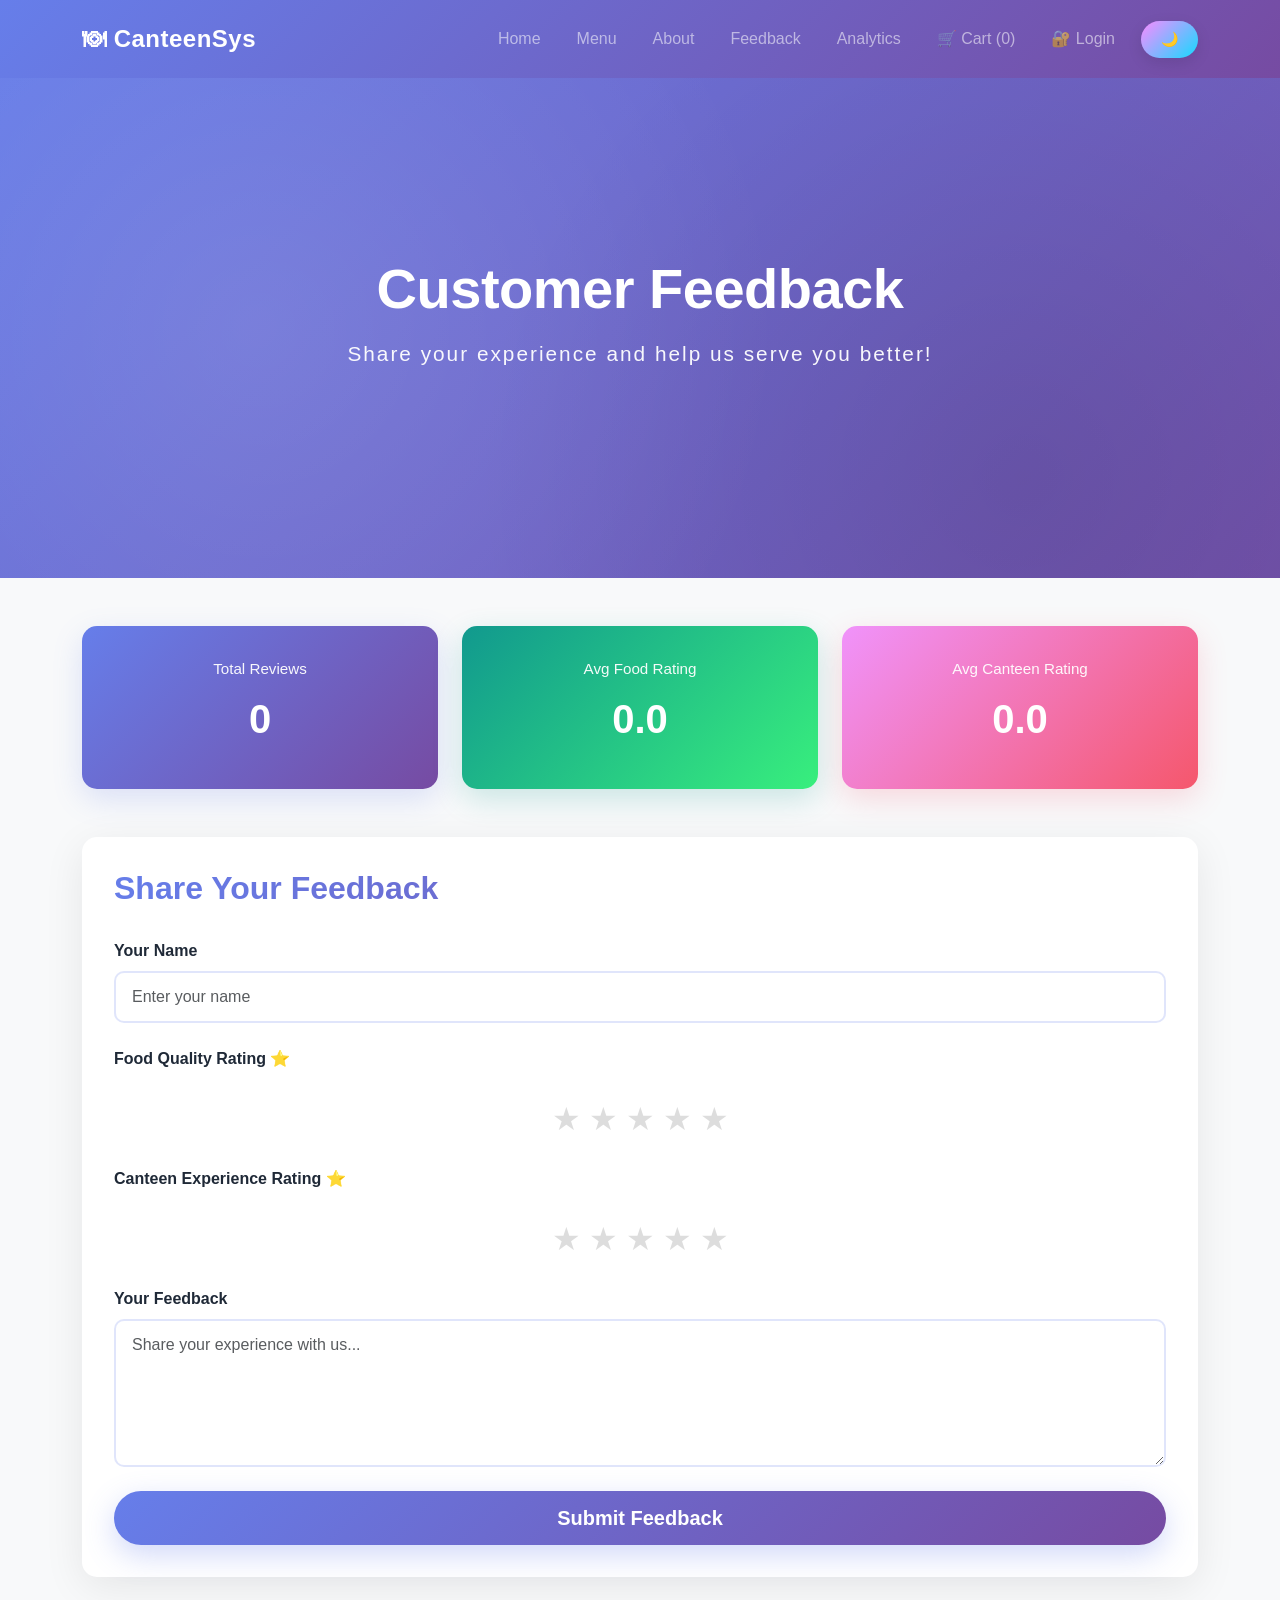
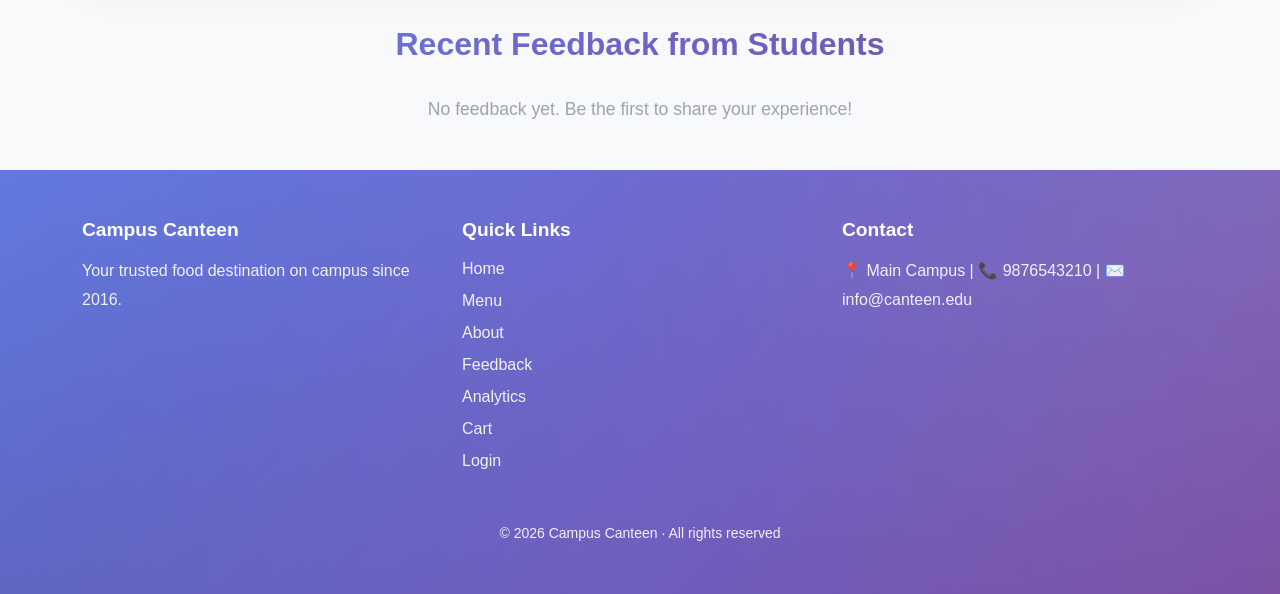
<file: feedback.html>
<!DOCTYPE html>
<html lang="en">
<head>
    <meta charset="UTF-8">
    <meta name="viewport" content="width=device-width, initial-scale=1.0">
    <title>Customer Feedback - Campus Canteen</title>

    <!-- Bootstrap -->
    <link href="https://cdn.jsdelivr.net/npm/bootstrap@5.3.0/dist/css/bootstrap.min.css" rel="stylesheet">

    <link rel="icon" href="data:image/svg+xml,
    <svg xmlns='http://www.w3.org/2000/svg' viewBox='0 0 100 100'>
    <rect width='100' height='100' rx='18' fill='%231a1a2e'/>
    <text x='50%' y='60%' font-size='58' text-anchor='middle' fill='%23f5a623'>🍱</text>
    </svg>">

    <link rel="stylesheet" href="menu.css">

    <style>
        .rating-stars {
            display: flex;
            gap: 0.5rem;
            font-size: 2rem;
            cursor: pointer;
            justify-content: center;
            margin: 1rem 0;
        }

        .rating-stars .star {
            color: #ddd;
            transition: color 0.2s ease, transform 0.2s ease;
            cursor: pointer;
        }

        .rating-stars .star:hover,
        .rating-stars .star.active {
            color: #ffc107;
            transform: scale(1.2);
        }

        .feedback-card {
            border-left: 4px solid;
            background: white;
            border-radius: 10px;
            padding: 1.5rem;
            margin-bottom: 1.5rem;
            box-shadow: 0 5px 15px rgba(0,0,0,0.08);
            transition: all 0.3s ease;
        }

        .feedback-card:hover {
            box-shadow: 0 10px 30px rgba(102, 126, 234, 0.15);
            transform: translateY(-5px);
        }

        .feedback-card.excellent {
            border-left-color: #667eea;
        }

        .feedback-card.good {
            border-left-color: #38ef7d;
        }

        .feedback-card.average {
            border-left-color: #f5a623;
        }

        .feedback-header {
            display: flex;
            justify-content: space-between;
            align-items: start;
            margin-bottom: 1rem;
        }

        .feedback-name {
            font-weight: 700;
            color: #1f2937;
            font-size: 1.1rem;
        }

        .feedback-rating {
            display: flex;
            gap: 0.3rem;
            font-size: 0.9rem;
        }

        .feedback-text {
            color: #6b7280;
            line-height: 1.6;
            margin: 1rem 0 0.5rem 0;
            font-size: 0.95rem;
        }

        .feedback-meta {
            color: #9ca3af;
            font-size: 0.85rem;
            margin-top: 0.5rem;
        }

        .form-section {
            background: white;
            border-radius: 15px;
            padding: 2rem;
            box-shadow: 0 10px 40px rgba(0,0,0,0.08);
            margin-bottom: 3rem;
        }

        .form-label {
            font-weight: 600;
            color: #1f2937;
            margin-bottom: 0.5rem;
        }

        .form-control, .form-textarea {
            border-radius: 10px;
            border: 2px solid rgba(102, 126, 234, 0.2);
            padding: 0.75rem 1rem;
            transition: all 0.3s ease;
        }

        .form-control:focus, .form-textarea:focus {
            outline: none;
            border-color: #667eea;
            box-shadow: 0 0 0 3px rgba(102, 126, 234, 0.1);
        }

        .dark .form-section {
            background: #1f2937;
        }

        .dark .form-label {
            color: white;
        }

        .dark .form-control, .dark .form-textarea {
            background: #111827;
            color: white;
            border-color: rgba(102, 126, 234, 0.3);
        }

        .dark .feedback-card {
            background: #1f2937;
            color: white;
        }

        .dark .feedback-name {
            color: white;
        }

        .dark .feedback-text {
            color: #d1d5db;
        }

        .dark .feedback-meta {
            color: #9ca3af;
        }

        .stats-section {
            display: grid;
            grid-template-columns: repeat(auto-fit, minmax(200px, 1fr));
            gap: 1.5rem;
            margin-bottom: 3rem;
        }

        .stat-box {
            background: linear-gradient(135deg, #667eea 0%, #764ba2 100%);
            border-radius: 15px;
            padding: 2rem;
            text-align: center;
            color: white;
            box-shadow: 0 10px 30px rgba(102, 126, 234, 0.2);
        }

        .stat-number {
            font-size: 2.5rem;
            font-weight: 700;
            margin: 0.5rem 0;
        }

        .stat-label {
            font-size: 0.95rem;
            opacity: 0.95;
        }
    </style>
</head>

<body>
    <!-- NAVBAR -->
    <nav class="navbar navbar-expand-lg navbar-dark shadow-lg">
        <div class="container">

            <!-- Logo -->
            <a class="navbar-brand fw-bold text-white" href="index.html">
                🍽 CanteenSys
            </a>

            <!-- Mobile Toggle -->
            <button class="navbar-toggler" type="button" data-bs-toggle="collapse" data-bs-target="#navbarNav">
                <span class="navbar-toggler-icon"></span>
            </button>

            <!-- Links -->
            <div class="collapse navbar-collapse" id="navbarNav">
                <ul class="navbar-nav ms-auto align-items-center">

                    <li class="nav-item">
                    <a class="nav-link" href="index.html">Home</a>
                    </li>

                    <li class="nav-item">
                    <a class="nav-link" href="menu.html">Menu</a>
                    </li>

                    <li class="nav-item">
                    <a class="nav-link" href="about.html">About</a>
                    </li>

                    <li class="nav-item">
                    <a class="nav-link" href="feedback.html">Feedback</a>
                    </li>

                    <li class="nav-item">
                    <a class="nav-link" href="analytics.html">Analytics</a>
                    </li>

                    <li class="nav-item">
                    <a class="nav-link" href="cart.html">
                    🛒 Cart (<span id="cart-count">0</span>)
                    </a>
                    </li>

                    <li class="nav-item">
                    <a class="nav-link" href="auth.html">
                    🔐 Login
                    </a>
                    </li>

                    <!-- Theme Button -->
                    <li class="nav-item ms-2">
                    <button class="btn btn-warning btn-sm" onclick="toggleTheme()">
                     🌙
                    </button>
                    </li>

                </ul>
            </div>

        </div>
    </nav>

    <!-- HERO SECTION -->
    <section class="hero py-5">
        <div class="container">
            <h1 class="display-4 fw-bold">Customer Feedback</h1>
            <p class="lead mt-3">Share your experience and help us serve you better!</p>
        </div>
    </section>

    <!-- MAIN CONTENT -->
    <div class="container mt-5 mb-5">

        <!-- Stats Section -->
        <div class="stats-section" id="statsSection">
            <div class="stat-box">
                <div class="stat-label">Total Reviews</div>
                <div class="stat-number" id="totalReviews">0</div>
            </div>
            <div class="stat-box" style="background: linear-gradient(135deg, #11998e 0%, #38ef7d 100%); box-shadow: 0 10px 30px rgba(17, 153, 142, 0.2);">
                <div class="stat-label">Avg Food Rating</div>
                <div class="stat-number" id="avgFoodRating">0.0</div>
            </div>
            <div class="stat-box" style="background: linear-gradient(135deg, #f093fb 0%, #f5576c 100%); box-shadow: 0 10px 30px rgba(245, 87, 108, 0.2);">
                <div class="stat-label">Avg Canteen Rating</div>
                <div class="stat-number" id="avgCanteenRating">0.0</div>
            </div>
        </div>

        <!-- Feedback Form -->
        <div class="form-section">
            <h2 style="background: linear-gradient(135deg, #667eea 0%, #764ba2 100%); -webkit-background-clip: text; -webkit-text-fill-color: transparent; background-clip: text; font-weight: 700; margin-bottom: 2rem;">Share Your Feedback</h2>

            <form id="feedbackForm">
                <!-- Name Field -->
                <div class="mb-4">
                    <label for="name" class="form-label">Your Name</label>
                    <input type="text" class="form-control" id="name" placeholder="Enter your name" required>
                </div>

                <!-- Food Rating -->
                <div class="mb-4">
                    <label class="form-label">Food Quality Rating ⭐</label>
                    <div class="rating-stars" id="foodRating">
                        <span class="star" data-value="1">★</span>
                        <span class="star" data-value="2">★</span>
                        <span class="star" data-value="3">★</span>
                        <span class="star" data-value="4">★</span>
                        <span class="star" data-value="5">★</span>
                    </div>
                    <input type="hidden" id="foodRatingValue" value="0">
                </div>

                <!-- Canteen Rating -->
                <div class="mb-4">
                    <label class="form-label">Canteen Experience Rating ⭐</label>
                    <div class="rating-stars" id="canteenRating">
                        <span class="star" data-value="1">★</span>
                        <span class="star" data-value="2">★</span>
                        <span class="star" data-value="3">★</span>
                        <span class="star" data-value="4">★</span>
                        <span class="star" data-value="5">★</span>
                    </div>
                    <input type="hidden" id="canteenRatingValue" value="0">
                </div>

                <!-- Feedback Text -->
                <div class="mb-4">
                    <label for="feedbackText" class="form-label">Your Feedback</label>
                    <textarea class="form-control form-textarea" id="feedbackText" rows="5" placeholder="Share your experience with us..." required></textarea>
                </div>

                <!-- Submit Button -->
                <button type="submit" class="btn btn-main btn-lg w-100">Submit Feedback</button>
            </form>
        </div>

        <!-- Feedback Display Section -->
        <h2 style="background: linear-gradient(135deg, #667eea 0%, #764ba2 100%); -webkit-background-clip: text; -webkit-text-fill-color: transparent; background-clip: text; font-weight: 700; margin-bottom: 2rem; text-align: center;">Recent Feedback from Students</h2>
        <div id="feedbackList"></div>

    </div>

    <!-- FOOTER -->
    <footer class="site-footer py-5 text-white">
        <div class="container">
            <div class="row">
                <div class="col-md-4 mb-3">
                    <h5>Campus Canteen</h5>
                    <p>Your trusted food destination on campus since 2016.</p>
                </div>
                <div class="col-md-4 mb-3">
                    <h5>Quick Links</h5>
                    <ul class="list-unstyled">
                        <li><a href="index.html">Home</a></li>
                        <li><a href="menu.html">Menu</a></li>
                        <li><a href="about.html">About</a></li>
                        <li><a href="feedback.html">Feedback</a></li>
                        <li><a href="analytics.html">Analytics</a></li>
                        <li><a href="cart.html">Cart</a></li>
          <li><a href="auth.html">Login</a></li>
                    </ul>
                </div>
                <div class="col-md-4 mb-3">
                    <h5>Contact</h5>
                    <p>📍 Main Campus | 📞 9876543210 | ✉️ info@canteen.edu</p>
                </div>
            </div>
            <div class="text-center mt-3">
                <small>© 2026 Campus Canteen · All rights reserved</small>
            </div>
        </div>
    </footer>

    <script src="https://cdn.jsdelivr.net/npm/bootstrap@5.3.0/dist/js/bootstrap.bundle.min.js"></script>
    <script>
        // 🔢 Update Cart Count
        function updateCartCount() {
            let cartData = JSON.parse(localStorage.getItem("cart")) || [];
            document.querySelectorAll("#cart-count").forEach(el => {
                el.innerText = cartData.length;
            });
        }

        // 🌙 Theme Toggle + Save
        function toggleTheme() {
            document.body.classList.toggle("dark");

            if (document.body.classList.contains("dark")) {
                localStorage.setItem("theme", "dark");
            } else {
                localStorage.setItem("theme", "light");
            }
        }

        // 🌙 Apply saved theme on load
        function loadTheme() {
            let theme = localStorage.getItem("theme");

            if (theme === "dark") {
                document.body.classList.add("dark");
            }
        }

        // ⭐ Rating System
        const foodRatingStars = document.querySelectorAll('#foodRating .star');
        const canteenRatingStars = document.querySelectorAll('#canteenRating .star');

        foodRatingStars.forEach(star => {
            star.addEventListener('click', function() {
                const value = this.dataset.value;
                document.getElementById('foodRatingValue').value = value;
                foodRatingStars.forEach((s, index) => {
                    if (index < value) {
                        s.classList.add('active');
                    } else {
                        s.classList.remove('active');
                    }
                });
            });

            star.addEventListener('mouseover', function() {
                const value = this.dataset.value;
                foodRatingStars.forEach((s, index) => {
                    if (index < value) {
                        s.style.color = '#ffc107';
                    } else {
                        s.style.color = '#ddd';
                    }
                });
            });
        });

        document.getElementById('foodRating').addEventListener('mouseout', function() {
            const activeValue = document.getElementById('foodRatingValue').value;
            foodRatingStars.forEach((s, index) => {
                if (index < activeValue) {
                    s.style.color = '#ffc107';
                } else {
                    s.style.color = '#ddd';
                }
            });
        });

        canteenRatingStars.forEach(star => {
            star.addEventListener('click', function() {
                const value = this.dataset.value;
                document.getElementById('canteenRatingValue').value = value;
                canteenRatingStars.forEach((s, index) => {
                    if (index < value) {
                        s.classList.add('active');
                    } else {
                        s.classList.remove('active');
                    }
                });
            });

            star.addEventListener('mouseover', function() {
                const value = this.dataset.value;
                canteenRatingStars.forEach((s, index) => {
                    if (index < value) {
                        s.style.color = '#ffc107';
                    } else {
                        s.style.color = '#ddd';
                    }
                });
            });
        });

        document.getElementById('canteenRating').addEventListener('mouseout', function() {
            const activeValue = document.getElementById('canteenRatingValue').value;
            canteenRatingStars.forEach((s, index) => {
                if (index < activeValue) {
                    s.style.color = '#ffc107';
                } else {
                    s.style.color = '#ddd';
                }
            });
        });

        // 💾 Load & Display Feedback
        function loadFeedback() {
            const feedbacks = JSON.parse(localStorage.getItem('feedbacks')) || [];
            const feedbackList = document.getElementById('feedbackList');
            feedbackList.innerHTML = '';

            if (feedbacks.length === 0) {
                feedbackList.innerHTML = '<p style="text-align: center; color: #9ca3af; font-size: 1.1rem;">No feedback yet. Be the first to share your experience!</p>';
                return;
            }

            // Update stats
            let totalFood = 0, totalCanteen = 0;
            feedbacks.forEach(f => {
                totalFood += f.foodRating;
                totalCanteen += f.canteenRating;
            });

            document.getElementById('totalReviews').textContent = feedbacks.length;
            document.getElementById('avgFoodRating').textContent = (totalFood / feedbacks.length).toFixed(1);
            document.getElementById('avgCanteenRating').textContent = (totalCanteen / feedbacks.length).toFixed(1);

            // Display feedbacks (newest first)
            feedbacks.reverse().forEach(feedback => {
                const rating = feedback.foodRating + feedback.canteenRating;
                let cardClass = 'excellent';
                if (rating < 5) cardClass = 'average';
                else if (rating < 7) cardClass = 'good';

                const starsFoodRating = '⭐'.repeat(feedback.foodRating) + '☆'.repeat(5 - feedback.foodRating);
                const starsCanteenRating = '⭐'.repeat(feedback.canteenRating) + '☆'.repeat(5 - feedback.canteenRating);

                const feedbackHTML = `
                    <div class="feedback-card ${cardClass}">
                        <div class="feedback-header">
                            <div>
                                <div class="feedback-name">${feedback.name}</div>
                                <div class="feedback-rating" style="margin-top: 0.5rem;">
                                    <strong>Food:</strong> ${starsFoodRating}
                                </div>
                                <div class="feedback-rating" style="margin-top: 0.3rem;">
                                    <strong>Canteen:</strong> ${starsCanteenRating}
                                </div>
                            </div>
                        </div>
                        <div class="feedback-text">"${feedback.text}"</div>
                        <div class="feedback-meta">${new Date(feedback.date).toLocaleDateString()}</div>
                    </div>
                `;

                feedbackList.innerHTML += feedbackHTML;
            });
        }

        // 📝 Submit Feedback
        document.getElementById('feedbackForm').addEventListener('submit', function(e) {
            e.preventDefault();

            const name = document.getElementById('name').value.trim();
            const foodRating = parseInt(document.getElementById('foodRatingValue').value);
            const canteenRating = parseInt(document.getElementById('canteenRatingValue').value);
            const text = document.getElementById('feedbackText').value.trim();

            if (!name || foodRating === 0 || canteenRating === 0 || !text) {
                alert('Please fill all fields and select ratings!');
                return;
            }

            const feedback = {
                name,
                foodRating,
                canteenRating,
                text,
                date: new Date().toISOString()
            };

            let feedbacks = JSON.parse(localStorage.getItem('feedbacks')) || [];
            feedbacks.push(feedback);
            localStorage.setItem('feedbacks', JSON.stringify(feedbacks));

            // Clear form
            this.reset();
            document.getElementById('foodRatingValue').value = 0;
            document.getElementById('canteenRatingValue').value = 0;
            foodRatingStars.forEach(s => s.classList.remove('active'));
            canteenRatingStars.forEach(s => s.classList.remove('active'));

            // Reload feedback
            loadFeedback();

            alert('Thank you for your feedback! 🎉');
        });

        // Run on load
        updateCartCount();
        loadTheme();
        loadFeedback();
    </script>
</body>
</html>
</file>
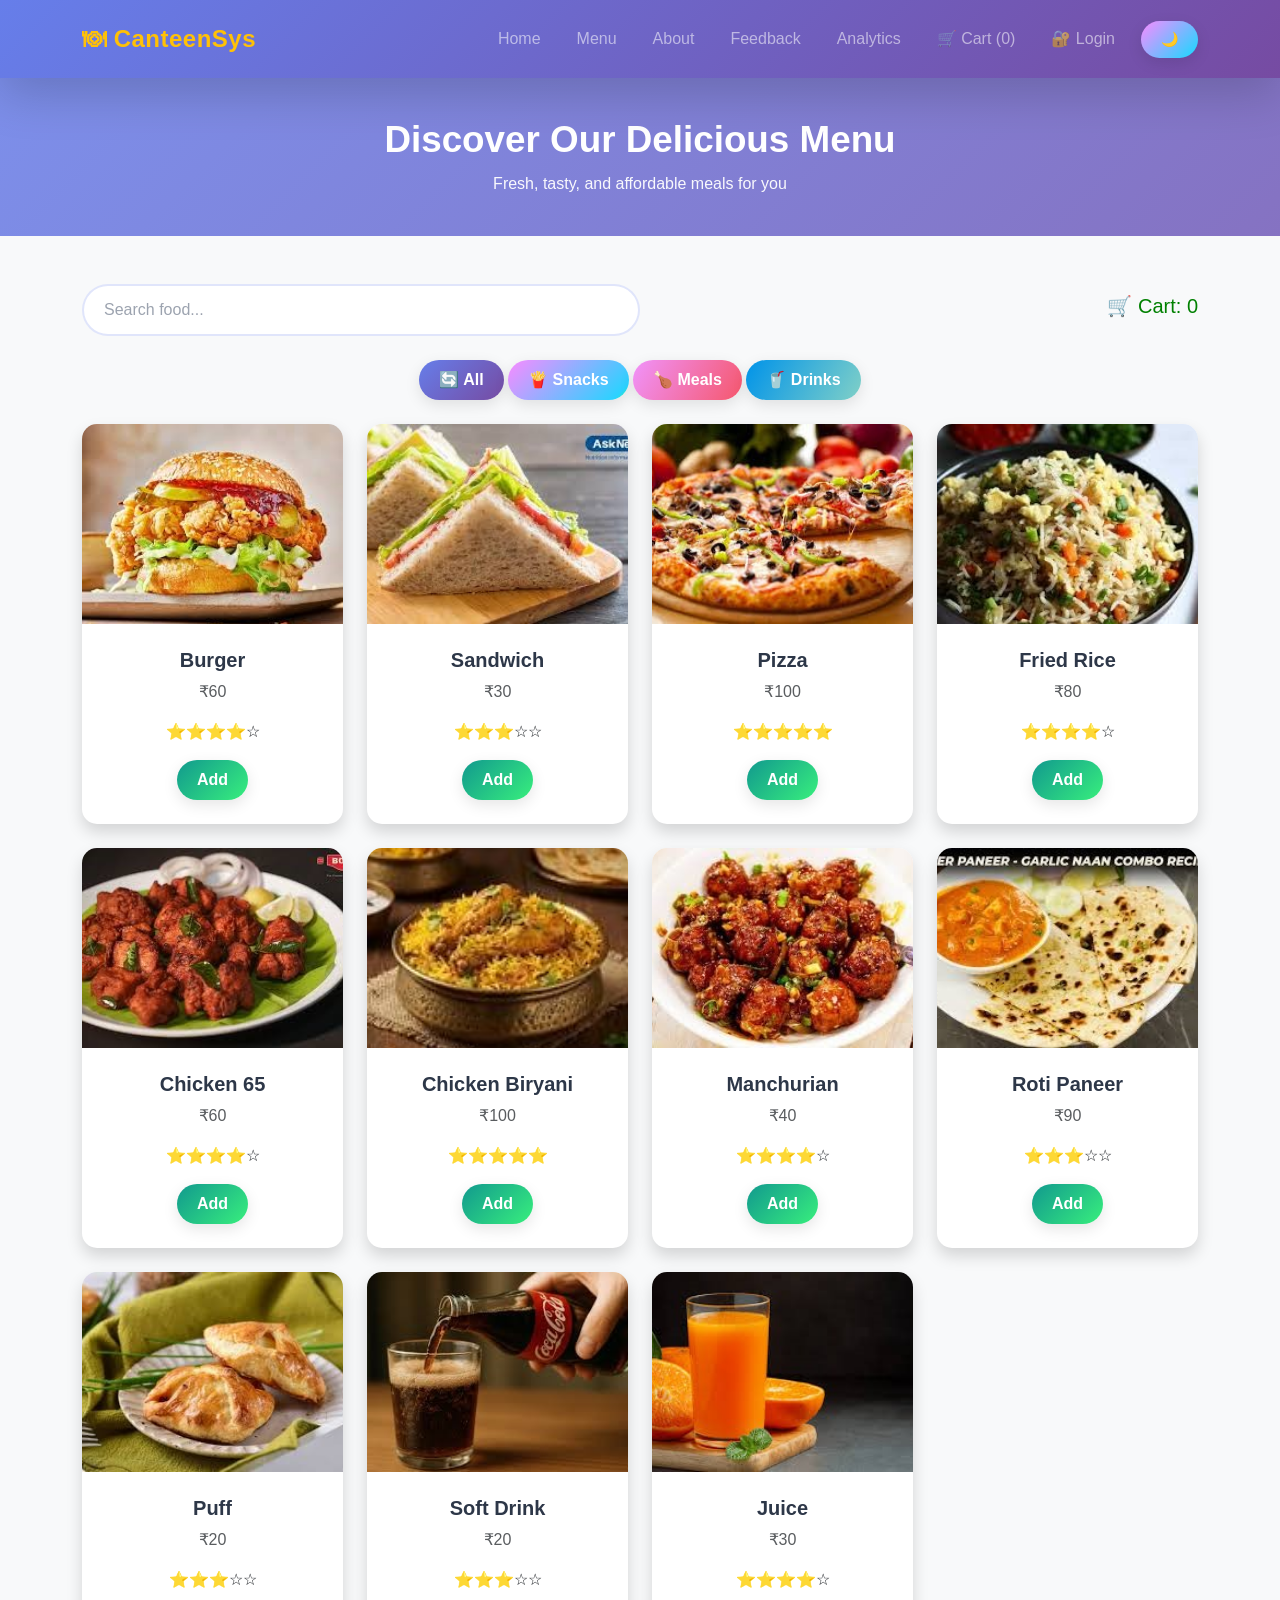
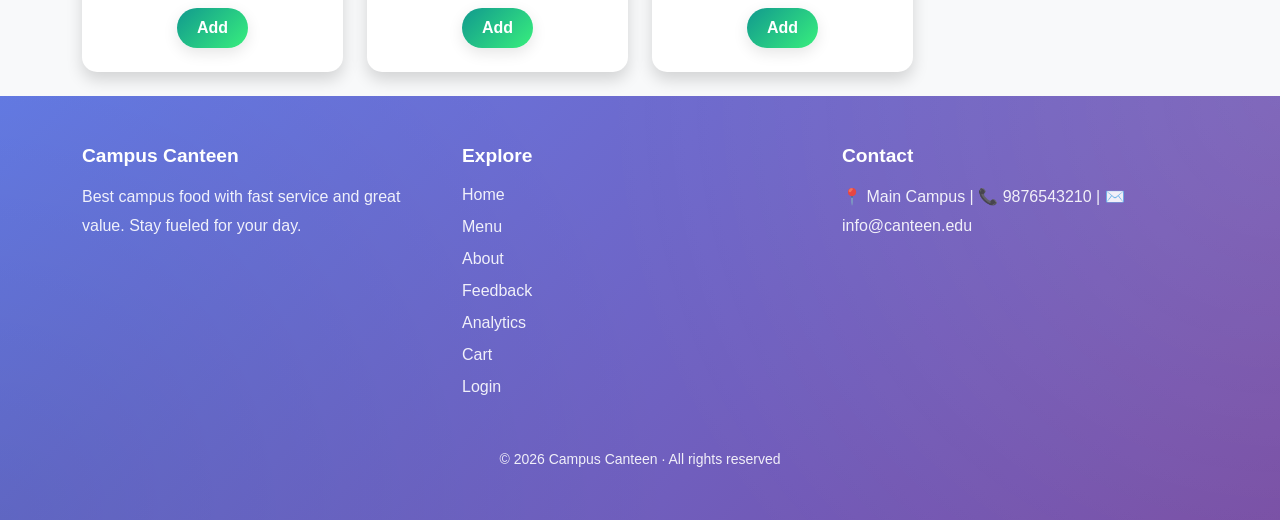
<file: menu.html>
<!DOCTYPE html>
<html lang="en">
<head>
    <meta charset="UTF-8">
    <meta name="viewport" content="width=device-width, initial-scale=1.0">
    <title>Canteen Menu</title>

    <!-- Bootstrap -->
    <link href="https://cdn.jsdelivr.net/npm/bootstrap@5.3.0/dist/css/bootstrap.min.css" rel="stylesheet">

    <link rel="icon" href="data:image/svg+xml,
    <svg xmlns='http://www.w3.org/2000/svg' viewBox='0 0 100 100'>
    <rect width='100' height='100' rx='18' fill='%231a1a2e'/>
    <text x='50%' y='60%' font-size='58' text-anchor='middle' fill='%23f5a623'>🍱</text>
    </svg>">

    <link rel="stylesheet" href="menu.css">
</head>

<body>
    <nav class="navbar navbar-expand-lg navbar-dark shadow-lg">
        <div class="container">

            <!-- Logo -->
            <a class="navbar-brand fw-bold text-warning" href="index.html">
                🍽 CanteenSys
            </a>

            <!-- Mobile Toggle -->
            <button class="navbar-toggler" type="button" data-bs-toggle="collapse" data-bs-target="#navbarNav">
                <span class="navbar-toggler-icon"></span>
            </button>

            <!-- Links -->
            <div class="collapse navbar-collapse" id="navbarNav">
                <ul class="navbar-nav ms-auto align-items-center">

                    <li class="nav-item">
                    <a class="nav-link" href="index.html">Home</a>
                    </li>

                    <li class="nav-item">
                    <a class="nav-link" href="menu.html">Menu</a>
                    </li>

                    <li class="nav-item">
                    <a class="nav-link" href="about.html">About</a>
                    </li>

                    <li class="nav-item">
                    <a class="nav-link" href="feedback.html">Feedback</a>
                    </li>

                    <li class="nav-item">
                    <a class="nav-link" href="analytics.html">Analytics</a>
                    </li>

                    <li class="nav-item">
                    <a class="nav-link" href="cart.html">
                    🛒 Cart (<span id="cart-count">0</span>)
                    </a>
                    </li>

                    <li class="nav-item">
                    <a class="nav-link" href="auth.html">
                    🔐 Login
                    </a>
                    </li>

                    <!-- Theme Button -->
                    <li class="nav-item ms-2">
                    <button class="btn btn-warning btn-sm" onclick="toggleTheme()">
                     🌙
                    </button>
                    </li>

                </ul>
            </div>

        </div>
    </nav>

<section style="background: linear-gradient(135deg, rgba(102, 126, 234, 0.85) 0%, rgba(118, 75, 162, 0.85) 100%), url('https://loremflickr.com/1200/600/canteen,kitchen') center/cover; background-attachment: fixed; padding: 40px 20px; text-align: center; color: white;">
    <h2 style="font-size: clamp(1.8rem, 4vw, 2.3rem); font-weight: 700; margin: 0;">Discover Our Delicious Menu</h2>
    <p style="margin: 10px 0 0 0; opacity: 0.95;">Fresh, tasty, and affordable meals for you</p>
</section>

<div class="container mt-5">

    <!-- Top Bar -->
    <div class="d-flex justify-content-between align-items-center flex-wrap mb-4 gap-2">

        <!-- Search -->
        <input type="text" id="search" class="form-control w-50" placeholder="Search food..." onkeyup="searchFood()">

        <!-- Cart -->
        <h5 class="text-success">
            🛒 <a href="cart.html" style="text-decoration:none; color:green;">
                Cart: <span id="cart-count">0</span>
            </a>
        </h5>
    </div>

    <!-- Category Buttons -->
    <div class="text-center mb-4">
        <button class="btn btn-primary" onclick="filterItems('all')">🔄 All</button>
        <button class="btn btn-warning" onclick="filterItems('snacks')">🍟 Snacks</button>
        <button class="btn btn-danger" onclick="filterItems('meals')">🍗 Meals</button>
        <button class="btn btn-info" onclick="filterItems('drinks')">🥤 Drinks</button>
    </div>

    <!-- Menu Grid -->
    <div class="row">

        <!-- Burger -->
        <div class="col-md-4 col-lg-3 mb-4 card-item snacks">
            <div class="card shadow">
                <img src="Burger.jpg.jpeg" class="card-img-top" alt="Burger">
                <div class="card-body text-center">
                    <h5>Burger</h5>
                    <p class="text-muted">₹60</p>
                    <p>⭐⭐⭐⭐☆</p>
                    <button class="btn btn-success" onclick="addToCart('Burger',120)">Add</button>
                </div>
            </div>
        </div>

        <!-- Sandwich -->
        <div class="col-md-4 col-lg-3 mb-4 card-item snacks">
            <div class="card shadow">
                <img src="Sandwich.jpg.jpeg" class="card-img-top" alt="Sandwich">
                <div class="card-body text-center">
                    <h5>Sandwich</h5>
                    <p class="text-muted">₹30</p>
                    <p>⭐⭐⭐☆☆</p>
                    <button class="btn btn-success" onclick="addToCart('Sandwich',80)">Add</button>
                </div>
            </div>
        </div>

        <!-- Pizza -->
        <div class="col-md-4 col-lg-3 mb-4 card-item meals">
            <div class="card shadow">
                <img src="Pizza.jpg.jpeg" class="card-img-top" alt="Pizza">
                <div class="card-body text-center">
                    <h5>Pizza</h5>
                    <p class="text-muted">₹100</p>
                    <p>⭐⭐⭐⭐⭐</p>
                    <button class="btn btn-success" onclick="addToCart('Pizza',200)">Add</button>
                </div>
            </div>
        </div>

        <!-- Fried Rice -->
        <div class="col-md-4 col-lg-3 mb-4 card-item meals">
            <div class="card shadow">
                <img src="Friend Rice.jpg.jpeg" class="card-img-top" alt="Fried Rice">
                <div class="card-body text-center">
                    <h5>Fried Rice</h5>
                    <p class="text-muted">₹80</p>
                    <p>⭐⭐⭐⭐☆</p>
                    <button class="btn btn-success" onclick="addToCart('Fried Rice',150)">Add</button>
                </div>
            </div>
        </div>

        <!-- Chicken 65 -->
        <div class="col-md-4 col-lg-3 mb-4 card-item snacks">
            <div class="card shadow">
                <img src="Chicken%2065.jpg.jpeg" class="card-img-top" alt="Chicken 65">
                <div class="card-body text-center">
                    <h5>Chicken 65</h5>
                    <p class="text-muted">₹60</p>
                    <p>⭐⭐⭐⭐☆</p>
                    <button class="btn btn-success" onclick="addToCart('Chicken 65',160)">Add</button>
                </div>
            </div>
        </div>

        <!-- Chicken Biryani -->
        <div class="col-md-4 col-lg-3 mb-4 card-item meals">
            <div class="card shadow">
                <img src="Chicken%20Biryani.jpg.jpeg" class="card-img-top" alt="Chicken Biryani">
                <div class="card-body text-center">
                    <h5>Chicken Biryani</h5>
                    <p class="text-muted">₹100</p>
                    <p>⭐⭐⭐⭐⭐</p>
                    <button class="btn btn-success" onclick="addToCart('Chicken Biryani',220)">Add</button>
                </div>
            </div>
        </div>

        <!-- Manchurian -->
        <div class="col-md-4 col-lg-3 mb-4 card-item meals">
            <div class="card shadow">
                <img src="Manchurian.jpg.jpeg" class="card-img-top" alt="Manchurian">
                <div class="card-body text-center">
                    <h5>Manchurian</h5>
                    <p class="text-muted">₹40</p>
                    <p>⭐⭐⭐⭐☆</p>
                    <button class="btn btn-success" onclick="addToCart('Manchurian',140)">Add</button>
                </div>
            </div>
        </div>

        <!-- Roti Paneer -->
        <div class="col-md-4 col-lg-3 mb-4 card-item meals">
            <div class="card shadow">
                <img src="Roti-Panner.jpg.jpeg" class="card-img-top" alt="Roti Paneer">
                <div class="card-body text-center">
                    <h5>Roti Paneer</h5>
                    <p class="text-muted">₹90</p>
                    <p>⭐⭐⭐☆☆</p>
                    <button class="btn btn-success" onclick="addToCart('Roti Paneer',110)">Add</button>
                </div>
            </div>
        </div>

        <!-- Puff -->
        <div class="col-md-4 col-lg-3 mb-4 card-item snacks">
            <div class="card shadow">
                <img src="Puff.jpg.jpeg" class="card-img-top" alt="Puff">
                <div class="card-body text-center">
                    <h5>Puff</h5>
                    <p class="text-muted">₹20</p>
                    <p>⭐⭐⭐☆☆</p>
                    <button class="btn btn-success" onclick="addToCart('Puff',40)">Add</button>
                </div>
            </div>
        </div>

        <!-- Soft Drink -->
        <div class="col-md-4 col-lg-3 mb-4 card-item drinks">
            <div class="card shadow">
                <img src="Soft%20drinks.jpg.jpeg" class="card-img-top" alt="Soft Drink">
                <div class="card-body text-center">
                    <h5>Soft Drink</h5>
                    <p class="text-muted">₹20</p>
                    <p>⭐⭐⭐☆☆</p>
                    <button class="btn btn-success" onclick="addToCart('Soft Drink',50)">Add</button>
                </div>
            </div>
        </div>

        <!-- Juice -->
        <div class="col-md-4 col-lg-3 mb-4 card-item drinks">
            <div class="card shadow">
                <img src="Juice.jpg.jpeg" class="card-img-top" alt="Juice">
                <div class="card-body text-center">
                    <h5>Juice</h5>
                    <p class="text-muted">₹30</p>
                    <p>⭐⭐⭐⭐☆</p>
                    <button class="btn btn-success" onclick="addToCart('Juice',70)">Add</button>
                </div>
            </div>
        </div>

    </div>

</div>

<!-- FOOTER -->
<footer class="site-footer py-5 text-white">
  <div class="container">
    <div class="row">
      <div class="col-md-4 mb-3">
        <h5>Campus Canteen</h5>
        <p>Best campus food with fast service and great value. Stay fueled for your day.</p>
      </div>
      <div class="col-md-4 mb-3">
        <h5>Explore</h5>
        <ul class="list-unstyled">
          <li><a href="index.html">Home</a></li>
          <li><a href="menu.html">Menu</a></li>
          <li><a href="about.html">About</a></li>
          <li><a href="feedback.html">Feedback</a></li>
          <li><a href="analytics.html">Analytics</a></li>
          <li><a href="cart.html">Cart</a></li>
          <li><a href="auth.html">Login</a></li>
        </ul>
      </div>
      <div class="col-md-4 mb-3">
        <h5>Contact</h5>
        <p>📍 Main Campus | 📞 9876543210 | ✉️ info@canteen.edu</p>
      </div>
    </div>
    <div class="text-center mt-3">
      <small>© 2026 Campus Canteen · All rights reserved</small>
    </div>
  </div>
</footer>

<script src="https://cdn.jsdelivr.net/npm/bootstrap@5.3.0/dist/js/bootstrap.bundle.min.js"></script>
<script src="menu.js"></script>
</body>
</html>
</file>
<file: menu.css>
/* ===== PROFESSIONAL ANIMATED GRADIENT THEME ===== */

/* Root Color Variables */
:root {
    --primary-gradient: linear-gradient(135deg, #667eea 0%, #764ba2 100%);
    --secondary-gradient: linear-gradient(120deg, #f093fb 0%, #f5576c 100%);
    --success-gradient: linear-gradient(135deg, #11998e 0%, #38ef7d 100%);
    --info-gradient: linear-gradient(120deg, #0093E9 0%, #80D0C7 100%);
    --warning-gradient: linear-gradient(135deg, #FA8BFF 0%, #2BD2FF 90%, #2BFF88 100%);
    --dark-bg: #0f1419;
    --card-bg: #ffffff;
    --text-dark: #2d3748;
    --text-light: #f5f5f5;
}

/* Global Styles */
* {
    margin: 0;
    padding: 0;
    box-sizing: border-box;
}

html {
    scroll-behavior: smooth;
}

body {
    font-family: 'Segoe UI', Tahoma, Geneva, Verdana, sans-serif;
    background: #f8f9fa;
    color: var(--text-dark);
    transition: all 0.4s cubic-bezier(0.4, 0.0, 0.2, 1);
    overflow-x: hidden;
}

/* ===== NAVBAR ===== */
.navbar {
    background: var(--primary-gradient) !important;
    padding: 1rem 0;
    box-shadow: 0 8px 32px rgba(102, 126, 234, 0.2);
    animation: slideDown 0.6s ease-out;
    position: relative;
}

@keyframes slideDown {
    from {
        transform: translateY(-100%);
        opacity: 0;
    }
    to {
        transform: translateY(0);
        opacity: 1;
    }
}

.navbar-brand {
    font-size: 1.5rem;
    font-weight: 700;
    letter-spacing: 0.5px;
    animation: fadeIn 1s ease-out;
}

.nav-link {
    position: relative;
    font-weight: 500;
    margin: 0 10px;
    transition: all 0.3s ease;
}

.nav-link::after {
    content: '';
    position: absolute;
    bottom: -5px;
    left: 0;
    width: 0;
    height: 2px;
    background: white;
    transition: width 0.3s ease;
}

.nav-link:hover::after {
    width: 100%;
}

.navbar-toggler {
    border: none;
    padding: 0.5rem;
}

/* ===== HERO SECTION ===== */
.hero {
    background: linear-gradient(135deg, #667eea 0%, #764ba2 100%);
    background-attachment: fixed;
    color: white;
    text-align: center;
    padding: 100px 20px;
    position: relative;
    overflow: hidden;
    min-height: 500px;
    display: flex;
    align-items: center;
    justify-content: center;
}

.hero::before {
    content: '';
    position: absolute;
    top: 0;
    left: 0;
    right: 0;
    bottom: 0;
    background: radial-gradient(circle at 20% 50%, rgba(255, 255, 255, 0.1) 0%, transparent 50%),
                radial-gradient(circle at 80% 80%, rgba(0, 0, 0, 0.1) 0%, transparent 50%);
    animation: gradientShift 6s ease-in-out infinite;
}

@keyframes gradientShift {
    0%, 100% { opacity: 0.5; }
    50% { opacity: 1; }
}

.hero > * {
    position: relative;
    z-index: 1;
    animation: fadeInUp 0.8s ease-out;
}

.hero h1 {
    font-size: clamp(2rem, 5vw, 3.5rem);
    font-weight: 800;
    line-height: 1.2;
    margin-bottom: 1rem;
    letter-spacing: -0.5px;
}

.hero p {
    font-size: 1.3rem;
    margin-bottom: 2rem;
    opacity: 0.95;
    font-weight: 300;
    letter-spacing: 2px;
}

@keyframes fadeInUp {
    from {
        transform: translateY(30px);
        opacity: 0;
    }
    to {
        transform: translateY(0);
        opacity: 1;
    }
}

/* ===== FEATURES SECTION ===== */
.features-section {
    background: linear-gradient(to bottom, #f8f9fa 0%, #eef2ff 100%);
    padding: 100px 20px;
    position: relative;
}

.features-section h2 {
    font-size: clamp(1.8rem, 4vw, 2.8rem);
    font-weight: 700;
    margin-bottom: 3rem;
    background: var(--primary-gradient);
    -webkit-background-clip: text;
    -webkit-text-fill-color: transparent;
    background-clip: text;
}

.feature-box {
    background: white;
    border-radius: 20px;
    padding: 2rem;
    text-align: center;
    box-shadow: 0 10px 40px rgba(0, 0, 0, 0.08);
    transition: all 0.4s cubic-bezier(0.4, 0.0, 0.2, 1);
    border: 1px solid rgba(102, 126, 234, 0.1);
    animation: scaleIn 0.6s ease-out;
    animation-fill-mode: both;
}

.feature-box:nth-child(1) { animation-delay: 0.1s; }
.feature-box:nth-child(2) { animation-delay: 0.2s; }
.feature-box:nth-child(3) { animation-delay: 0.3s; }

@keyframes scaleIn {
    from {
        transform: scale(0.95);
        opacity: 0;
    }
    to {
        transform: scale(1);
        opacity: 1;
    }
}

.feature-box:hover {
    transform: translateY(-15px);
    box-shadow: 0 20px 60px rgba(102, 126, 234, 0.3);
    border-color: rgba(102, 126, 234, 0.3);
}

.feature-box .icon {
    font-size: 3.5rem;
    margin-bottom: 1rem;
    animation: float 3s ease-in-out infinite;
}

.feature-box:nth-child(1) .icon { animation-delay: 0s; }
.feature-box:nth-child(2) .icon { animation-delay: 0.3s; }
.feature-box:nth-child(3) .icon { animation-delay: 0.6s; }

@keyframes float {
    0%, 100% { transform: translateY(0px); }
    50% { transform: translateY(-20px); }
}

.feature-box h5 {
    font-weight: 700;
    font-size: 1.3rem;
    margin: 1rem 0;
    color: var(--text-dark);
}

.feature-box p {
    color: #6b7280;
    line-height: 1.6;
}

/* ===== BUTTONS ===== */
.btn-main {
    background: var(--primary-gradient);
    border: none;
    color: white;
    padding: 12px 35px;
    font-weight: 600;
    border-radius: 50px;
    transition: all 0.3s ease;
    position: relative;
    overflow: hidden;
    box-shadow: 0 10px 30px rgba(102, 126, 234, 0.3);
}

.btn-main::before {
    content: '';
    position: absolute;
    top: 0;
    left: -100%;
    width: 100%;
    height: 100%;
    background: linear-gradient(90deg, transparent, rgba(255, 255, 255, 0.3), transparent);
    transition: left 0.5s;
}

.btn-main:hover::before {
    left: 100%;
}

.btn-main:hover {
    transform: translateY(-3px);
    box-shadow: 0 15px 40px rgba(102, 126, 234, 0.4);
}

.btn-main:active {
    transform: scale(0.98);
}

.btn-success,
.btn-primary,
.btn-warning,
.btn-danger,
.btn-info {
    border: none;
    font-weight: 600;
    border-radius: 50px;
    padding: 8px 20px;
    transition: all 0.3s ease;
    box-shadow: 0 5px 15px rgba(0, 0, 0, 0.1);
}

.btn-success {
    background: var(--success-gradient);
}

.btn-success:hover {
    transform: translateY(-2px);
    box-shadow: 0 8px 25px rgba(49, 235, 125, 0.4);
}

.btn-primary {
    background: var(--primary-gradient);
}

.btn-primary:hover {
    transform: translateY(-2px);
    box-shadow: 0 8px 25px rgba(102, 126, 234, 0.4);
}

.btn-warning {
    background: var(--warning-gradient);
    color: white;
}

.btn-warning:hover {
    transform: translateY(-2px);
    box-shadow: 0 8px 25px rgba(250, 139, 255, 0.4);
    color: white;
}

.btn-danger {
    background: var(--secondary-gradient);
}

.btn-danger:hover {
    transform: translateY(-2px);
    box-shadow: 0 8px 25px rgba(245, 87, 108, 0.4);
}

.btn-info {
    background: var(--info-gradient);
    color: white;
}

.btn-info:hover {
    transform: translateY(-2px);
    box-shadow: 0 8px 25px rgba(0, 147, 233, 0.4);
    color: white;
}

/* ===== CARDS ===== */
.card {
    border: none;
    border-radius: 15px;
    overflow: hidden;
    transition: all 0.4s cubic-bezier(0.4, 0.0, 0.2, 1);
    background: var(--card-bg);
    box-shadow: 0 10px 40px rgba(0, 0, 0, 0.08);
    position: relative;
}

.card::before {
    content: '';
    position: absolute;
    top: 0;
    left: 0;
    right: 0;
    height: 4px;
    background: var(--primary-gradient);
    opacity: 0;
    transition: opacity 0.3s ease;
}

.card:hover {
    transform: translateY(-12px);
    box-shadow: 0 20px 60px rgba(102, 126, 234, 0.25);
}

.card:hover::before {
    opacity: 1;
}

.card img {
    height: 200px;
    object-fit: cover;
    transition: transform 0.4s ease;
}

.card:hover img {
    transform: scale(1.08);
}

.card-body {
    padding: 1.5rem;
}

.card h5 {
    font-weight: 700;
    color: var(--text-dark);
    margin-bottom: 0.5rem;
}

.card p {
    transition: color 0.3s ease;
}

/* ===== SEARCH BAR ===== */
#search {
    border-radius: 50px;
    border: 2px solid rgba(102, 126, 234, 0.2);
    padding: 12px 20px;
    font-size: 1rem;
    transition: all 0.3s ease;
    background: white;
}

#search:focus {
    outline: none;
    border-color: rgba(102, 126, 234, 0.8);
    box-shadow: 0 0 20px rgba(102, 126, 234, 0.15);
    background: white;
}

#search::placeholder {
    color: #9ca3af;
}

/* ===== FOOTER ===== */
.site-footer {
    background: var(--primary-gradient);
    color: white;
    padding: 3rem 2rem 1rem;
    position: relative;
    overflow: hidden;
}

.site-footer::before {
    content: '';
    position: absolute;
    top: 0;
    left: 0;
    right: 0;
    bottom: 0;
    background: radial-gradient(circle at 100% 0%, rgba(255, 255, 255, 0.1) 0%, transparent 50%),
                radial-gradient(circle at 0% 100%, rgba(0, 0, 0, 0.1) 0%, transparent 50%);
    pointer-events: none;
}

.site-footer > * {
    position: relative;
    z-index: 1;
}

.site-footer h5 {
    font-weight: 700;
    margin-bottom: 1rem;
    font-size: 1.2rem;
}

.site-footer p,
.site-footer small {
    color: rgba(255, 255, 255, 0.9);
    line-height: 1.8;
}

.site-footer a {
    color: rgba(255, 255, 255, 0.9);
    text-decoration: none;
    transition: all 0.3s ease;
}

.site-footer a:hover {
    color: white;
    text-decoration: underline;
}

.site-footer ul {
    padding-left: 0;
    list-style: none;
}

.site-footer ul li {
    margin-bottom: 0.5rem;
}

/* ===== DARK MODE ===== */
.dark {
    background-color: var(--dark-bg) !important;
    color: var(--text-light) !important;
}

.dark body {
    background: var(--dark-bg);
}

.dark .navbar {
    background: linear-gradient(135deg, #1f2937 0%, #111827 100%) !important;
    box-shadow: 0 8px 32px rgba(0, 0, 0, 0.3);
}

.dark .hero {
    background: linear-gradient(135deg, #1f2937 0%, #111827 100%) !important;
}

.dark .features-section {
    background: linear-gradient(to bottom, #111827 0%, #0f1419 100%) !important;
}

.dark .features-section h2 {
    color: white;
}

.dark .feature-box {
    background: #1f2937 !important;
    border-color: rgba(255, 255, 255, 0.1);
}

.dark .feature-box:hover {
    border-color: rgba(102, 126, 234, 0.5);
}

.dark .feature-box h5,
.dark .feature-box p {
    color: var(--text-light);
}

.dark .feature-box p {
    color: #d1d5db;
}

.dark .card {
    background: #1f2937 !important;
    color: var(--text-light);
    box-shadow: 0 10px 40px rgba(0, 0, 0, 0.3);
}

.dark .card-body {
    color: var(--text-light);
}

.dark .card h5,
.dark .card h1,
.dark .card h2,
.dark .card h3 {
    color: white;
}

.dark #search {
    background: #1f2937 !important;
    border-color: rgba(102, 126, 234, 0.3);
    color: white;
}

.dark #search::placeholder {
    color: #9ca3af;
}

.dark #search:focus {
    background: #111827 !important;
    border-color: rgba(102, 126, 234, 0.8);
    color: white;
}

.dark .site-footer {
    background: linear-gradient(135deg, #1f2937 0%, #111827 100%) !important;
}

.dark .btn-warning {
    background: var(--warning-gradient) !important;
}

/* ===== RESPONSIVE DESIGN ===== */
@media (max-width: 768px) {
    .hero {
        padding: 60px 20px;
        min-height: 400px;
    }

    .hero h1 {
        font-size: 2rem;
    }

    .hero p {
        font-size: 1rem;
    }

    .features-section {
        padding: 60px 20px;
    }

    .features-section h2 {
        font-size: 1.8rem;
        margin-bottom: 2rem;
    }

    .feature-box {
        margin-bottom: 1.5rem;
    }

    #search {
        width: 100% !important;
        margin-bottom: 1rem;
    }

    .d-flex {
        flex-direction: column;
        gap: 1rem;
    }

    .navbar {
        padding: 0.5rem 0;
    }

    .nav-link {
        margin: 0.5rem 0;
    }

    .card {
        margin-bottom: 1.5rem;
    }

    .site-footer .row {
        margin-bottom: 2rem;
    }

    .site-footer .col-md-4 {
        margin-bottom: 1.5rem;
    }
}

@media (max-width: 576px) {
    .hero h1 {
        font-size: 1.5rem;
    }

    .hero p {
        font-size: 0.9rem;
        letter-spacing: 1px;
    }

    .btn-main {
        width: 100%;
        padding: 10px 20px;
    }

    .features-section h2 {
        font-size: 1.5rem;
    }

    .feature-box {
        padding: 1.5rem;
    }

    .feature-box .icon {
        font-size: 2.5rem;
    }
}
</file>
